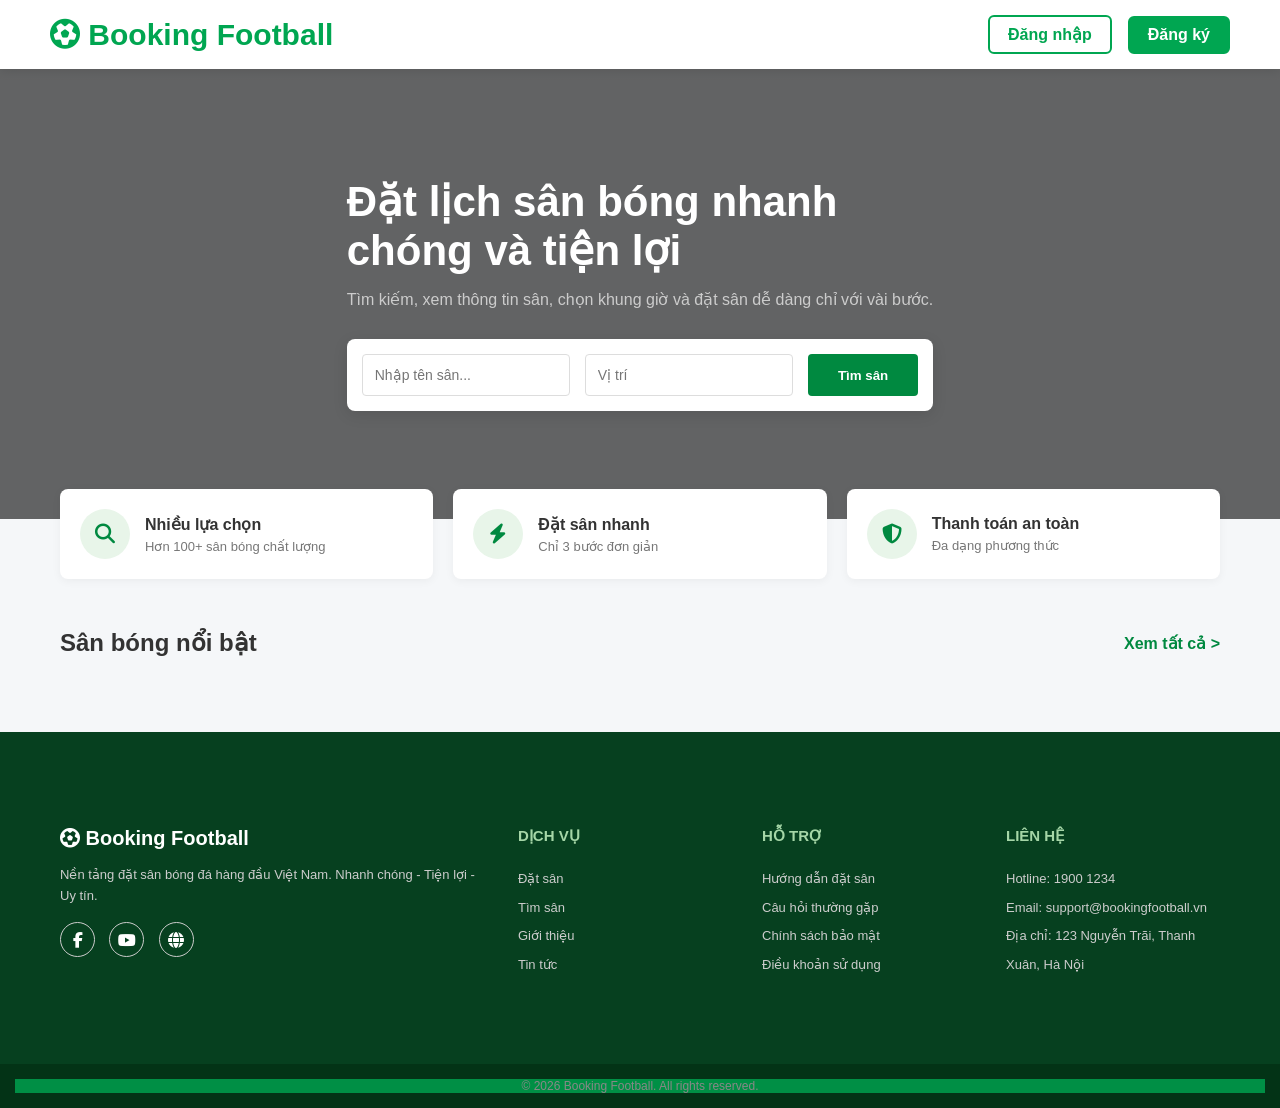
<file: giaodien/index.html>
<!doctype html>
<html lang="vi">
  <head>
    <meta charset="UTF-8" />
    <meta name="viewport" content="width=device-width, initial-scale=1.0" />
    <title>Trang Chủ - Đặt Sân Bóng</title>

    <link
      rel="stylesheet"
      href="https://cdnjs.cloudflare.com/ajax/libs/font-awesome/6.5.1/css/all.min.css"
    />

    <link rel="stylesheet" href="../dinhdang/style.css" />
    <link rel="stylesheet" href="../dinhdang/style2.css" />
  </head>

  <body>
    <header
      style="
        display: flex;
        justify-content: space-between;
        align-items: center;
        padding: 15px 50px;
        background-color: white;
        box-shadow: 0 2px 10px rgba(0, 0, 0, 0.1);
      "
    >
      <div class="logo">
        <h2 style="color: #00a651; margin: 0">
          <i class="fas fa-futbol"></i> Booking Football
        </h2>
      </div>

      <div class="auth-buttons" id="auth-buttons">
        <a href="dangnhap.html" class="btn-login">Đăng nhập</a>
        <a href="dangky.html" class="btn-register">Đăng ký</a>
      </div>
    </header>

    <div class="hero-section">
      <div class="container hero-content">
        <h1 class="hero-title">
          Đặt lịch sân bóng nhanh<br />chóng và tiện lợi
        </h1>

        <p class="hero-subtitle">
          Tìm kiếm, xem thông tin sân, chọn khung giờ và đặt sân dễ dàng chỉ với
          vài bước.
        </p>

        <div class="search-box">
          <input
            type="text"
            id="input-name"
            placeholder="Nhập tên sân..."
            class="search-input"
          />
          <input
            type="text"
            id="input-address"
            placeholder="Vị trí"
            class="search-input"
          />
          <button id="btn-search" class="btn-search">Tìm sân</button>
        </div>
      </div>
    </div>

    <div class="container">
      <div class="features-row">
        <div class="feature-box">
          <div class="feature-icon"><i class="fas fa-search"></i></div>
          <div>
            <strong>Nhiều lựa chọn</strong>
            <p>Hơn 100+ sân bóng chất lượng</p>
          </div>
        </div>

        <div class="feature-box">
          <div class="feature-icon"><i class="fas fa-bolt"></i></div>
          <div>
            <strong>Đặt sân nhanh</strong>
            <p>Chỉ 3 bước đơn giản</p>
          </div>
        </div>

        <div class="feature-box">
          <div class="feature-icon"><i class="fas fa-shield-alt"></i></div>
          <div>
            <strong>Thanh toán an toàn</strong>
            <p>Đa dạng phương thức</p>
          </div>
        </div>
      </div>

      <div class="section-header">
        <h2>Sân bóng nổi bật</h2>
        <a href="#" class="view-all">Xem tất cả ></a>
      </div>

      <div class="pitch-grid" id="field-list"></div>
    </div>

    

    <footer class="site-footer">
      <div class="container footer-grid">
        <div>
          <h3><i class="fas fa-futbol"></i> Booking Football</h3>
          <p>
            Nền tảng đặt sân bóng đá hàng đầu Việt Nam. Nhanh chóng - Tiện lợi -
            Uy tín.
          </p>
          <div class="social-icons">
            <i class="fab fa-facebook-f"></i>
            <i class="fab fa-youtube"></i>
            <i class="fas fa-globe"></i>
          </div>
        </div>

        <div>
          <h4>DỊCH VỤ</h4>
          <ul>
            <li>Đặt sân</li>
            <li>Tìm sân</li>
            <li>Giới thiệu</li>
            <li>Tin tức</li>
          </ul>
        </div>

        <div>
          <h4>HỖ TRỢ</h4>
          <ul>
            <li>Hướng dẫn đặt sân</li>
            <li>Câu hỏi thường gặp</li>
            <li>Chính sách bảo mật</li>
            <li>Điều khoản sử dụng</li>
          </ul>
        </div>

        <div>
          <h4>LIÊN HỆ</h4>
          <ul>
            <li>Hotline: 1900 1234</li>
            <li>Email: support@bookingfootball.vn</li>
            <li>Địa chỉ: 123 Nguyễn Trãi, Thanh Xuân, Hà Nội</li>
          </ul>
        </div>
      </div>

      <div class="footer-bottom">
        <p>© 2026 Booking Football. All rights reserved.</p>
      </div>
    </footer>

    <script>
      fetch("http://localhost:8080/api/fields")
        .then((response) => response.json())
        .then((data) => {
          const container = document.getElementById("field-list");
          container.innerHTML = "";

          data.forEach((field) => {
            console.log("FIELD DATA:", field);

            const fieldId = field.fieldId || field.id || field.pitchId;

            const linkAnh =
              field.images && field.images.length > 0
                ? field.images[0].imageUrl
                : "../hinhanh/images (1).jpg";

            const isMaintenance = field.status === false;

            const imgStyle = isMaintenance ? "filter: grayscale(100%);" : "";

            const rating = field.averageRating ? field.averageRating.toFixed(1) : "5.0";

            const badgeHTML = isMaintenance
              ? `
                    <div style="
                        position:absolute;
                        top:10px;
                        right:10px;
                        background-color:#dc3545;
                        color:white;
                        padding:5px 10px;
                        border-radius:5px;
                        font-weight:bold;
                        font-size:12px;
                        z-index:10;
                    ">
                        Bảo trì
                    </div>
                `
              : "";

            const targetLink = isMaintenance
              ? "javascript:void(0)"
              : `../giaodien/datsan.html?id=${fieldId}`;

            const clickEvent = isMaintenance
              ? `onclick="alert('Sân bóng này hiện đang được bảo trì. Vui lòng chọn sân khác!');"`
              : "";

            const cardHTML = `
                <a href="${targetLink}" ${clickEvent}
                    style="text-decoration:none;color:inherit;display:block;position:relative;">

                    <div class="pitch-card">
                        ${badgeHTML}

                        <img src="${linkAnh}"
                            alt="Sân bóng"
                            class="pitch-img"
                            style="${imgStyle}">

                        <div class="pitch-info">
                            <div class="pitch-header">
                                <h3 class="pitch-name">${field.fieldName}</h3>
                              <span class="pitch-rating"><i class="fas fa-star"></i> ${rating}</span>
                            </div>

                            <div class="pitch-footer">
                                <span class="pitch-location">${field.address}</span>

                                <span class="pitch-price"
                                    style="${isMaintenance ? "color:#dc3545;font-weight:bold;" : ""}">
                                    ${isMaintenance ? "Tạm ngưng phục vụ" : "Xem chi tiết"}
                                </span>
                            </div>
                        </div>
                    </div>
                </a>
            `;

            container.insertAdjacentHTML("beforeend", cardHTML);
          });
        })
        .catch((error) => console.error("Lỗi API:", error));
    </script>

    <script src="../hd/timkiem.js"></script>
    <script src="../hd/datsanimage.js"></script>

    <script>
      const authButtons = document.getElementById("auth-buttons");
      const isLogin = localStorage.getItem("isLogin");
      const fullName = localStorage.getItem("fullName");

      if (isLogin === "true") {
        authButtons.innerHTML = `
        <span style="
            font-weight:bold;
            color:#008940;
            margin-right:15px;
        ">
            Xin chào, ${fullName || "người dùng"}
        </span>

        <a href="taikhoan.html" class="btn-account">Tài khoản</a>

        <a href="Quanlidon.html"
            class="btn-register"
            style="background-color:#17a2b8;">
            Lịch sử đặt sân
        </a>

        <button onclick="logout()" class="btn-login">
            Đăng xuất
        </button>
    `;
      }

      function logout() {
        localStorage.removeItem("userId");
        localStorage.removeItem("fullName");
        localStorage.removeItem("phone");
        localStorage.removeItem("isLogin");
        localStorage.removeItem("currentUser");
        localStorage.removeItem("email");
        window.location.href = "dangnhap.html";
      }
    </script>
  </body>
</html>
</file>
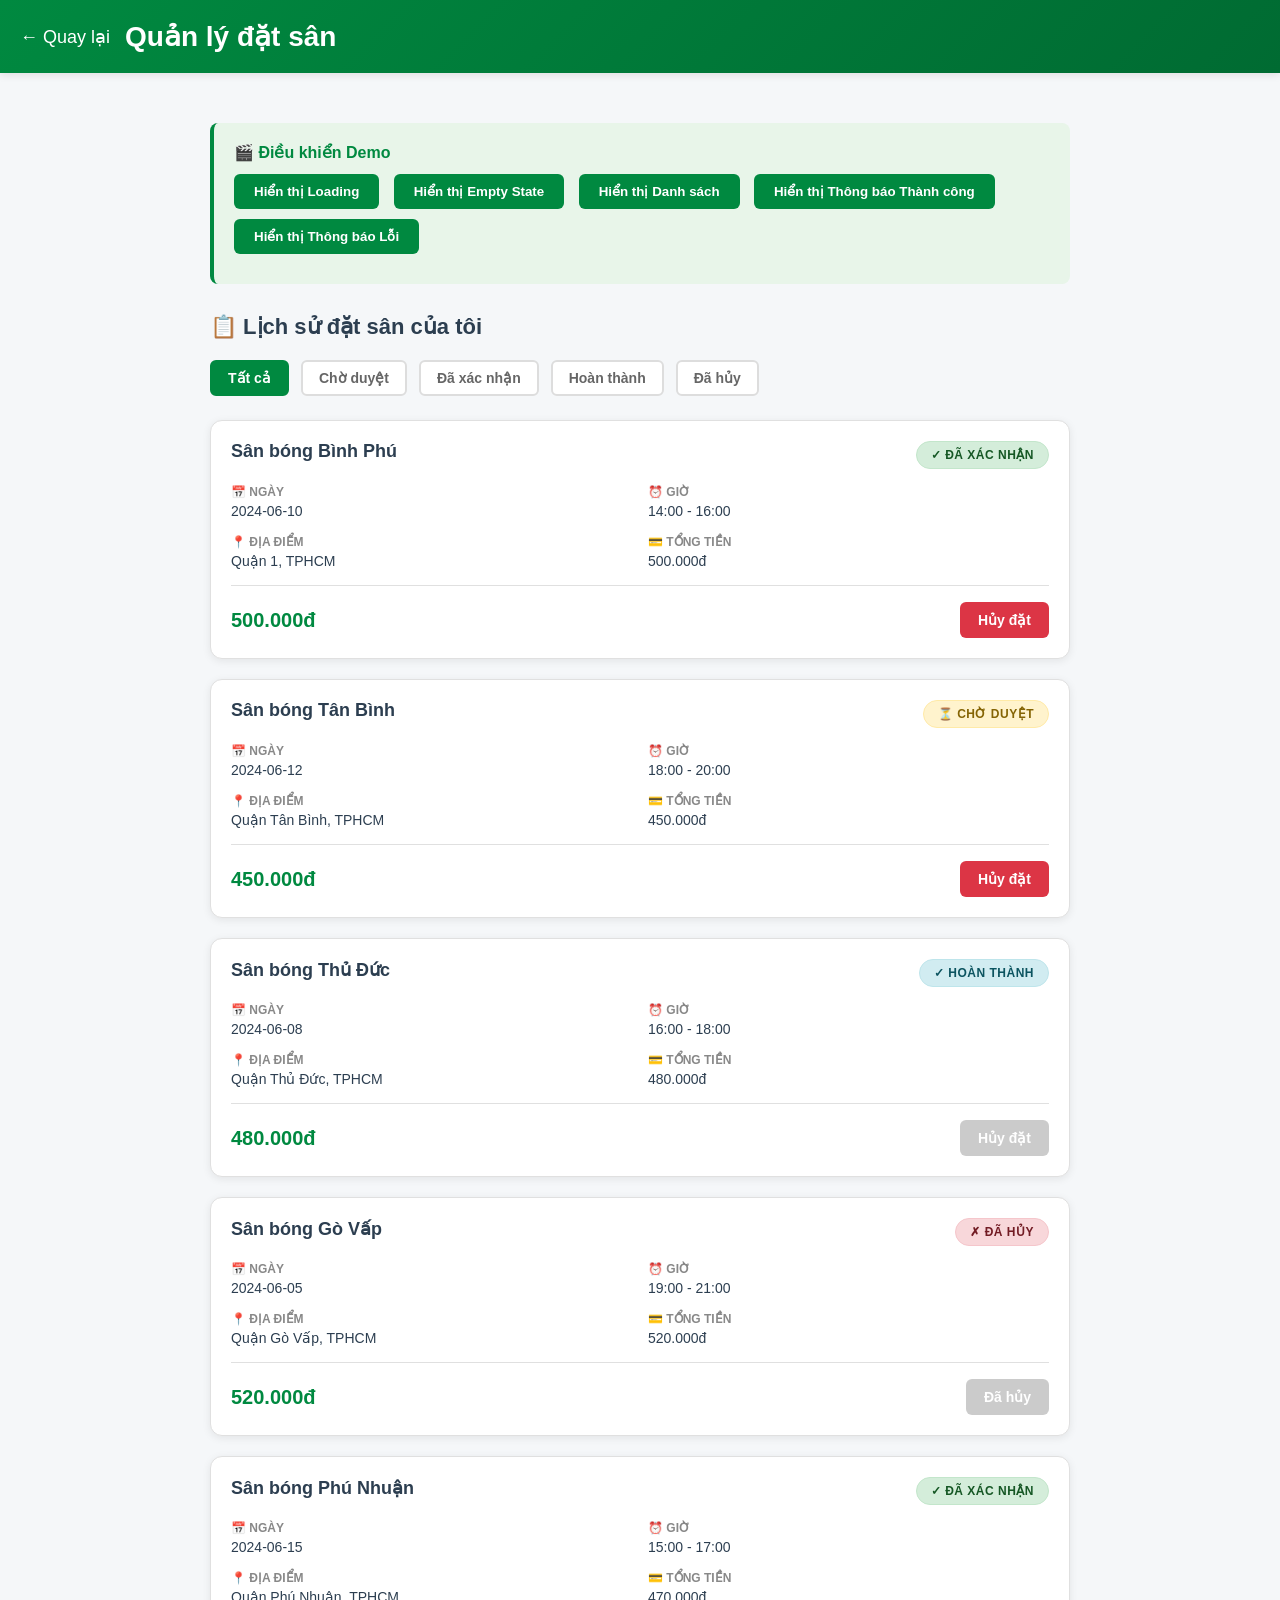
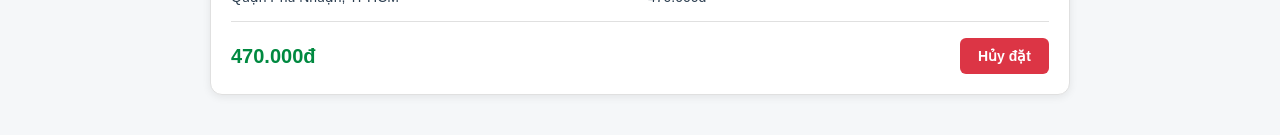
<file: demo/Quanlidon-demo.html>
<!DOCTYPE html>
<html lang="vi">
<head>
    <meta charset="UTF-8">
    <meta name="viewport" content="width=device-width, initial-scale=1.0">
    <title>Quản lý đơn đặt sân - Demo</title>
    <style>
        * {
            margin: 0;
            padding: 0;
            box-sizing: border-box;
        }

        body {
            background-color: #f5f7f9;
            font-family: "Segoe UI", Tahoma, Geneva, Verdana, sans-serif;
        }

        .page-header {
            background: linear-gradient(135deg, #008940 0%, #006b32 100%);
            color: white;
            padding: 20px;
            margin-bottom: 30px;
            display: flex;
            align-items: center;
            gap: 15px;
            box-shadow: 0 2px 8px rgba(0,0,0,0.1);
        }

        .page-header a {
            color: white;
            text-decoration: none;
            font-size: 18px;
            cursor: pointer;
            transition: opacity 0.3s ease;
            display: flex;
            align-items: center;
            gap: 5px;
        }

        .page-header a:hover {
            opacity: 0.8;
        }

        .page-header h1 {
            margin: 0;
            flex: 1;
            font-size: 28px;
            font-weight: 600;
        }

        .container {
            max-width: 900px;
            margin: 0 auto;
            padding: 20px;
        }

        h2 {
            color: #2c3e50;
            margin-bottom: 20px;
            font-size: 22px;
            font-weight: 600;
        }

        .booking-card {
            border: 1px solid #e0e0e0;
            border-radius: 12px;
            padding: 20px;
            margin-bottom: 20px;
            background: white;
            box-shadow: 0 2px 8px rgba(0,0,0,0.08);
            transition: all 0.3s ease;
        }

        .booking-card:hover {
            box-shadow: 0 4px 16px rgba(0,0,0,0.12);
            transform: translateY(-2px);
        }

        .booking-header {
            display: flex;
            justify-content: space-between;
            align-items: flex-start;
            margin-bottom: 16px;
        }

        .booking-title {
            font-size: 18px;
            font-weight: 600;
            color: #2c3e50;
        }

        .booking-details {
            display: grid;
            grid-template-columns: 1fr 1fr;
            gap: 16px;
            margin-bottom: 16px;
            font-size: 14px;
        }

        .detail-item {
            display: flex;
            flex-direction: column;
        }

        .detail-label {
            color: #888;
            font-size: 12px;
            font-weight: 600;
            margin-bottom: 4px;
            text-transform: uppercase;
        }

        .detail-value {
            color: #2c3e50;
            font-weight: 500;
        }

        .status {
            font-weight: 600;
            padding: 6px 14px;
            border-radius: 20px;
            display: inline-block;
            font-size: 12px;
            text-transform: uppercase;
            letter-spacing: 0.5px;
        }

        .status.pending {
            background: #fff3cd;
            color: #856404;
            border: 1px solid #ffeaa7;
        }

        .status.confirmed {
            background: #d4edda;
            color: #155724;
            border: 1px solid #c3e6cb;
        }

        .status.cancelled {
            background: #f8d7da;
            color: #721c24;
            border: 1px solid #f5c6cb;
        }

        .status.completed {
            background: #d1ecf1;
            color: #0c5460;
            border: 1px solid #bee5eb;
        }

        .status.no_show {
            background: #e2e3e5;
            color: #383d41;
            border: 1px solid #d6d8db;
        }

        .booking-footer {
            display: flex;
            justify-content: space-between;
            align-items: center;
            padding-top: 16px;
            border-top: 1px solid #e0e0e0;
        }

        .booking-price {
            font-size: 20px;
            font-weight: 700;
            color: #008940;
        }

        .btn-cancel {
            background-color: #dc3545;
            color: white;
            border: none;
            padding: 10px 18px;
            border-radius: 6px;
            cursor: pointer;
            font-size: 14px;
            font-weight: 600;
            transition: all 0.3s ease;
        }

        .btn-cancel:hover:not(:disabled) {
            background-color: #c82333;
            box-shadow: 0 2px 8px rgba(220, 53, 69, 0.3);
        }

        .btn-cancel:disabled {
            background-color: #aaa;
            cursor: not-allowed;
            opacity: 0.6;
        }

        #message {
            color: #d32f2f;
            margin-top: 20px;
            padding: 16px;
            background: #ffebee;
            border-radius: 8px;
            display: none;
            border-left: 4px solid #d32f2f;
            font-weight: 500;
        }

        #message.success {
            color: #155724;
            background: #d4edda;
            border-left-color: #28a745;
        }

        .empty-state {
            text-align: center;
            padding: 60px 40px;
            color: #888;
            background: white;
            border-radius: 12px;
            border: 2px dashed #ddd;
        }

        .empty-state-icon {
            font-size: 48px;
            margin-bottom: 16px;
        }

        .empty-state-text {
            font-size: 16px;
            font-weight: 500;
            margin-bottom: 8px;
        }

        .empty-state-subtext {
            font-size: 14px;
            color: #aaa;
        }

        .loading {
            text-align: center;
            padding: 40px 20px;
        }

        .loading-spinner {
            display: inline-block;
            width: 40px;
            height: 40px;
            border: 4px solid #f0f0f0;
            border-top: 4px solid #008940;
            border-radius: 50%;
            animation: spin 1s linear infinite;
            margin-bottom: 16px;
        }

        @keyframes spin {
            0% { transform: rotate(0deg); }
            100% { transform: rotate(360deg); }
        }

        .loading-text {
            color: #008940;
            font-weight: 600;
            font-size: 16px;
        }

        .filter-section {
            display: flex;
            gap: 12px;
            margin-bottom: 24px;
            flex-wrap: wrap;
        }

        .filter-btn {
            padding: 8px 16px;
            border: 2px solid #ddd;
            background: white;
            border-radius: 6px;
            cursor: pointer;
            font-size: 14px;
            font-weight: 600;
            transition: all 0.3s ease;
            color: #666;
        }

        .filter-btn:hover {
            border-color: #008940;
            color: #008940;
        }

        .filter-btn.active {
            background: #008940;
            color: white;
            border-color: #008940;
        }

        .demo-controls {
            background: #e8f5e9;
            padding: 20px;
            border-radius: 8px;
            margin-bottom: 30px;
            border-left: 4px solid #008940;
        }

        .demo-controls h3 {
            color: #008940;
            margin-bottom: 12px;
            font-size: 16px;
        }

        .demo-controls button {
            background: #008940;
            color: white;
            border: none;
            padding: 10px 20px;
            border-radius: 6px;
            cursor: pointer;
            font-weight: 600;
            margin-right: 10px;
            margin-bottom: 10px;
            transition: background 0.3s ease;
        }

        .demo-controls button:hover {
            background: #006b32;
        }

        @media (max-width: 768px) {
            .page-header {
                flex-direction: column;
                align-items: flex-start;
            }

            .page-header h1 {
                width: 100%;
                margin-top: 10px;
            }

            .booking-details {
                grid-template-columns: 1fr;
            }

            .booking-footer {
                flex-direction: column;
                align-items: flex-start;
                gap: 12px;
            }

            .container {
                padding: 12px;
            }
        }
    </style>
</head>
<body>
    <div class="page-header">
        <a href="javascript:history.back()">← Quay lại</a>
        <h1>Quản lý đặt sân</h1>
    </div>
    
    <div class="container">
        <div class="demo-controls">
            <h3>🎬 Điều khiển Demo</h3>
            <button onclick="showLoadingState()">Hiển thị Loading</button>
            <button onclick="showEmptyState()">Hiển thị Empty State</button>
            <button onclick="showBookings()">Hiển thị Danh sách</button>
            <button onclick="showSuccessMessage()">Hiển thị Thông báo Thành công</button>
            <button onclick="showErrorMessage()">Hiển thị Thông báo Lỗi</button>
        </div>

        <h2>📋 Lịch sử đặt sân của tôi</h2>
        
        <div class="filter-section" id="filterSection">
            <button class="filter-btn active" onclick="filterBookings('all')">Tất cả</button>
            <button class="filter-btn" onclick="filterBookings('pending')">Chờ duyệt</button>
            <button class="filter-btn" onclick="filterBookings('confirmed')">Đã xác nhận</button>
            <button class="filter-btn" onclick="filterBookings('completed')">Hoàn thành</button>
            <button class="filter-btn" onclick="filterBookings('cancelled')">Đã hủy</button>
        </div>

        <div id="loading" class="loading" style="display: none;">
            <div class="loading-spinner"></div>
            <div class="loading-text">Đang tải dữ liệu...</div>
        </div>

        <div id="bookingList"></div>

        <div id="emptyState" class="empty-state" style="display: none;">
            <div class="empty-state-icon">📭</div>
            <div class="empty-state-text">Chưa có đặt sân nào</div>
            <div class="empty-state-subtext">Hãy đặt sân để bắt đầu</div>
        </div>

        <div id="message"></div>
    </div>

    <script>
        const sampleBookings = [
            {
                id: 1,
                name: "Sân bóng Bình Phú",
                time: "14:00 - 16:00",
                date: "2024-06-10",
                status: "confirmed",
                price: 500000,
                location: "Quận 1, TPHCM"
            },
            {
                id: 2,
                name: "Sân bóng Tân Bình",
                time: "18:00 - 20:00",
                date: "2024-06-12",
                status: "pending",
                price: 450000,
                location: "Quận Tân Bình, TPHCM"
            },
            {
                id: 3,
                name: "Sân bóng Thủ Đức",
                time: "16:00 - 18:00",
                date: "2024-06-08",
                status: "completed",
                price: 480000,
                location: "Quận Thủ Đức, TPHCM"
            },
            {
                id: 4,
                name: "Sân bóng Gò Vấp",
                time: "19:00 - 21:00",
                date: "2024-06-05",
                status: "cancelled",
                price: 520000,
                location: "Quận Gò Vấp, TPHCM"
            },
            {
                id: 5,
                name: "Sân bóng Phú Nhuận",
                time: "15:00 - 17:00",
                date: "2024-06-15",
                status: "confirmed",
                price: 470000,
                location: "Quận Phú Nhuận, TPHCM"
            }
        ];

        function renderBookings(bookings = sampleBookings) {
            const bookingList = document.getElementById('bookingList');
            if (bookings.length === 0) {
                showEmptyState();
                return;
            }

            bookingList.innerHTML = bookings.map(booking => `
                <div class="booking-card">
                    <div class="booking-header">
                        <div class="booking-title">${booking.name}</div>
                        <span class="status ${booking.status}">${getStatusLabel(booking.status)}</span>
                    </div>
                    <div class="booking-details">
                        <div class="detail-item">
                            <span class="detail-label">📅 Ngày</span>
                            <span class="detail-value">${booking.date}</span>
                        </div>
                        <div class="detail-item">
                            <span class="detail-label">⏰ Giờ</span>
                            <span class="detail-value">${booking.time}</span>
                        </div>
                        <div class="detail-item">
                            <span class="detail-label">📍 Địa điểm</span>
                            <span class="detail-value">${booking.location}</span>
                        </div>
                        <div class="detail-item">
                            <span class="detail-label">💳 Tổng tiền</span>
                            <span class="detail-value">${booking.price.toLocaleString('vi-VN')}đ</span>
                        </div>
                    </div>
                    <div class="booking-footer">
                        <div class="booking-price">${booking.price.toLocaleString('vi-VN')}đ</div>
                        <button class="btn-cancel" ${booking.status !== 'pending' && booking.status !== 'confirmed' ? 'disabled' : ''}>
                            ${booking.status === 'cancelled' ? 'Đã hủy' : 'Hủy đặt'}
                        </button>
                    </div>
                </div>
            `).join('');
            document.getElementById('emptyState').style.display = 'none';
            document.getElementById('message').style.display = 'none';
        }

        function getStatusLabel(status) {
            const labels = {
                pending: '⏳ Chờ duyệt',
                confirmed: '✓ Đã xác nhận',
                cancelled: '✗ Đã hủy',
                completed: '✓ Hoàn thành',
                no_show: '⊘ Không đến'
            };
            return labels[status] || status;
        }

        function showLoadingState() {
            document.getElementById('loading').style.display = 'block';
            document.getElementById('bookingList').innerHTML = '';
            document.getElementById('emptyState').style.display = 'none';
            document.getElementById('message').style.display = 'none';
            document.getElementById('filterSection').style.display = 'flex';
        }

        function showEmptyState() {
            document.getElementById('loading').style.display = 'none';
            document.getElementById('bookingList').innerHTML = '';
            document.getElementById('emptyState').style.display = 'block';
            document.getElementById('message').style.display = 'none';
            document.getElementById('filterSection').style.display = 'none';
        }

        function showBookings() {
            document.getElementById('loading').style.display = 'none';
            document.getElementById('emptyState').style.display = 'none';
            document.getElementById('message').style.display = 'none';
            document.getElementById('filterSection').style.display = 'flex';
            renderBookings();
        }

        function showSuccessMessage() {
            showBookings();
            const messageEl = document.getElementById('message');
            messageEl.textContent = '✓ Hủy đặt sân thành công!';
            messageEl.classList.add('success');
            messageEl.style.display = 'block';
        }

        function showErrorMessage() {
            showBookings();
            const messageEl = document.getElementById('message');
            messageEl.textContent = '✗ Không thể hủy đặt sân. Vui lòng thử lại!';
            messageEl.classList.remove('success');
            messageEl.style.display = 'block';
        }

        function filterBookings(status) {
            const filterBtns = document.querySelectorAll('.filter-btn');
            filterBtns.forEach(btn => btn.classList.remove('active'));
            event.target.classList.add('active');
            
            if (status === 'all') {
                renderBookings(sampleBookings);
            } else {
                const filtered = sampleBookings.filter(b => b.status === status);
                renderBookings(filtered);
            }
        }

        // Initial load
        window.addEventListener('load', function() {
            showBookings();
        });
    </script>
</body>
</html>
</file>
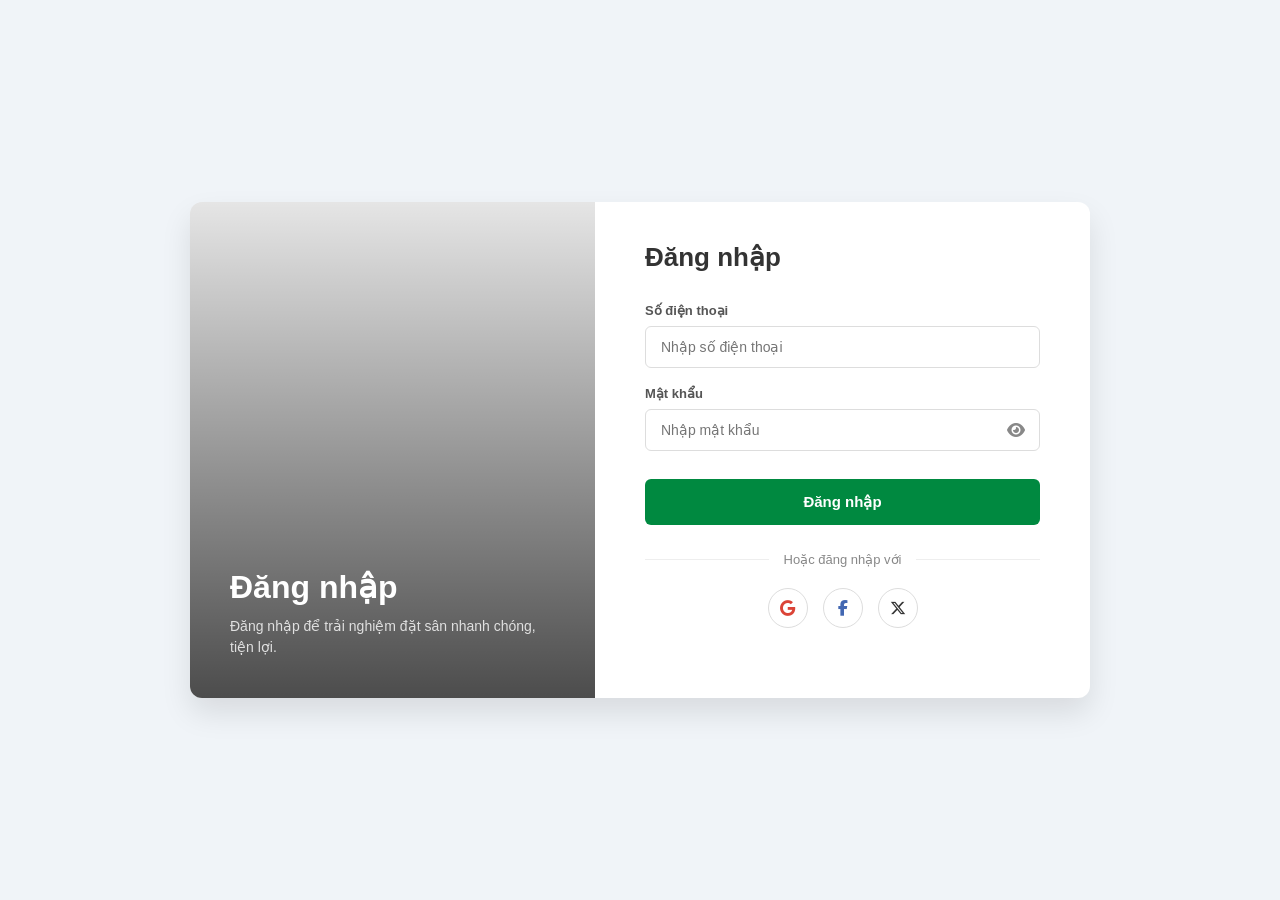
<file: giaodien/admin_index.html>
<!doctype html>
<html lang="vi">
  <head>
    <meta charset="UTF-8" />
    <meta name="viewport" content="width=device-width, initial-scale=1.0" />
    <title>Trang Quản Trị - Booking Football</title>
    <link rel="stylesheet" href="https://cdnjs.cloudflare.com/ajax/libs/font-awesome/6.5.1/css/all.min.css"/>
    <link rel="stylesheet" href="../dinhdang/style.css" />
    <link rel="stylesheet" href="../dinhdang/style2.css">
    <link rel="stylesheet" href="../dinhdang/style4.css" />
  </head>
  <body>
    <header class="admin-header">
      <div class="logo">
        <h2 style="color: #00a651; margin: 0"><i class="fas fa-user-shield"></i> Admin Dashboard</h2>
      </div>    

      <div class="auth-buttons">
        <span style="margin-right: 20px; font-weight: bold; color: #333;" id="adminName">Đang tải...</span>
        <button onclick="logout()" class="btn-logout">Đăng xuất</button>
      </div>
    </header>

    <div class="hero-section admin-hero">
      <div class="container hero-content">
        <h1 class="hero-title">Hệ Thống Quản Trị Sân Bóng</h1>
        <p class="hero-subtitle">Thêm, sửa, xóa thông tin sân và quản lý toàn bộ đơn đặt sân của khách hàng.</p>
      </div>
    </div>

    <div class="container">
      <div class="features-row" style="margin-top: 30px;">
        <div class="feature-box" style="cursor: pointer; background-color: #e8f5e9;">
          <div class="feature-icon" style="color: #00a651;"><i class="fas fa-futbol"></i></div>
          <div>
            <strong>Quản lý sân bóng</strong>
            <p>Sân đang hoạt động</p>
          </div>
        </div>
        <a href="admin_quanlydon.html" style="text-decoration: none; color: inherit;" class="feature-box">
          <div class="feature-icon" style="color: #17a2b8;"><i class="fas fa-clipboard-list"></i></div>
          <div>
            <strong>Quản lý đơn đặt</strong>
            <p>Xử lý giao dịch khách hàng</p>
          </div>
        </a>
      </div>

      <div class="section-header" style="margin-top: 40px;">
        <h2>Danh sách sân bóng</h2>
        <a href="admin_themsan.html" class="btn-admin-action btn-add-new"><i class="fas fa-plus"></i> Thêm sân mới</a>
      </div>

      <div class="pitch-grid" id="admin-field-list"></div>
    </div>

    <script src="../hd/admin_index.js"></script>
  </body>
</html>
</file>
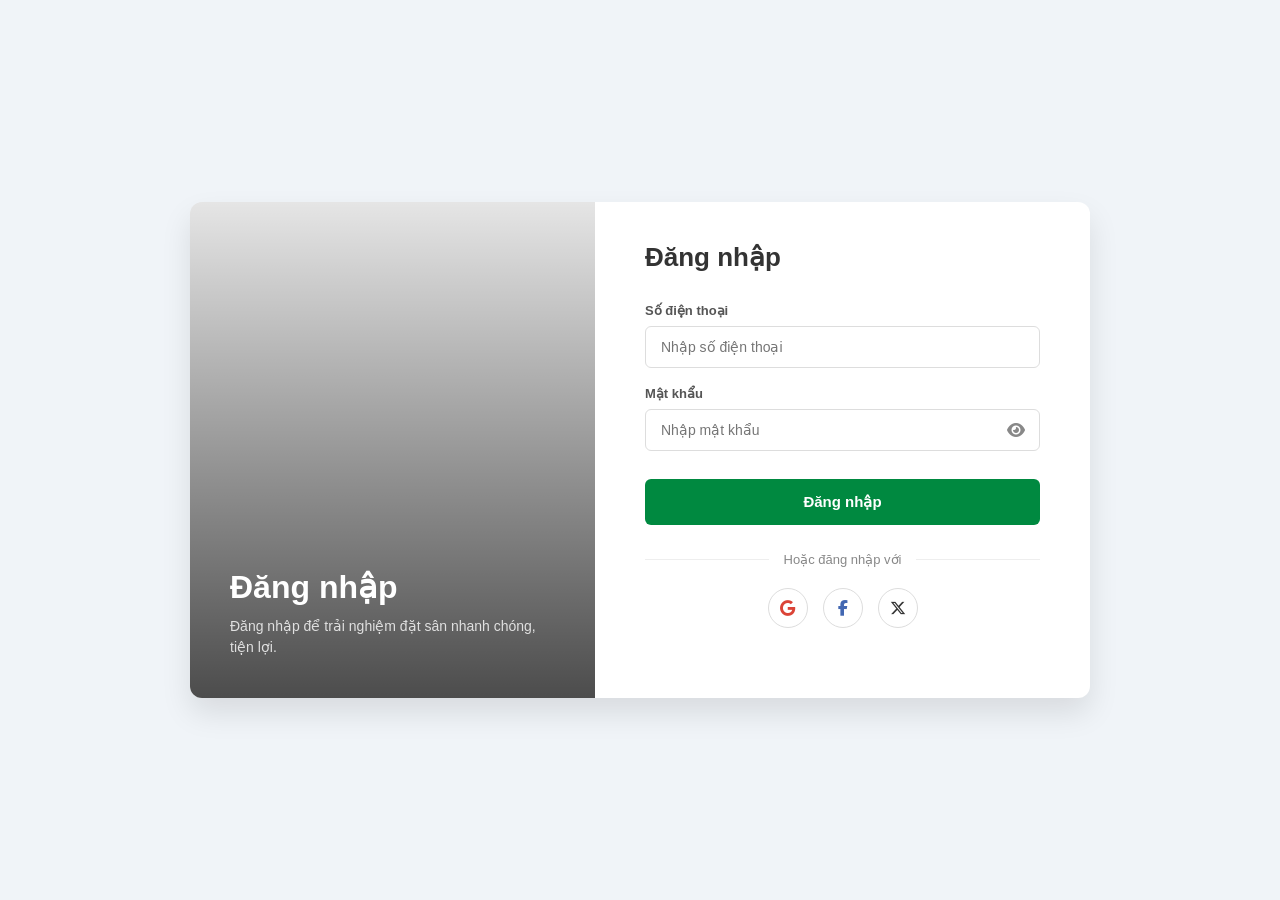
<file: giaodien/admin_quanlydon.html>
<!doctype html>
<html lang="vi">
  <head>
    <meta charset="UTF-8" />
    <meta name="viewport" content="width=device-width, initial-scale=1.0" />
    <title>Quản Lý Đơn Đặt - Admin Dashboard</title>
    <link rel="stylesheet" href="https://cdnjs.cloudflare.com/ajax/libs/font-awesome/6.5.1/css/all.min.css"/>
    <link rel="stylesheet" href="../dinhdang/style.css" />
    <link rel="stylesheet" href="../dinhdang/style2.css" />
    <link rel="stylesheet" href="../dinhdang/style4.css" />
    <style>
        .admin-table-container { background: white; padding: 20px; border-radius: 8px; box-shadow: 0 2px 10px rgba(0,0,0,0.1); margin-top: 20px; overflow-x: auto;}
        table { width: 100%; border-collapse: collapse; min-width: 800px; }
        th, td { padding: 12px 15px; text-align: left; border-bottom: 1px solid #ddd; }
        th { background-color: #f8f9fa; font-weight: bold; color: #333; }
        tr:hover { background-color: #f1f1f1; }
        .badge { padding: 5px 10px; border-radius: 20px; font-size: 12px; font-weight: bold; color: white; }
        .badge-pending { background-color: #ffc107; color: #000; }
        .badge-confirmed { background-color: #28a745; }
        .badge-cancelled { background-color: #dc3545; }
        .btn-action { padding: 6px 10px; border: none; border-radius: 4px; cursor: pointer; color: white; margin-right: 5px; font-size: 13px;}
        .btn-approve { background-color: #28a745; }
        .btn-cancel { background-color: #dc3545; }
    </style>
  </head>
  <body style="background-color: #f4f6f9;">
    
    <header class="admin-header">
      <div class="logo">
        <h2 style="color: #00a651; margin: 0"><i class="fas fa-clipboard-list"></i> Quản Lý Đơn Đặt Sân</h2>
      </div>
      <div class="auth-buttons">
        <a href="admin_index.html" style="margin-right: 20px; text-decoration: none; color: #333; font-weight: bold;"><i class="fas fa-home"></i> Trang Chủ Admin</a>
        <button onclick="logout()" class="btn-logout">Đăng xuất</button>
      </div>
    </header>

    <div class="container">
        <div class="admin-table-container">
            <table>
                <thead>
                    <tr>
                        <th>Mã Đơn</th>
                        <th>Khách Hàng</th>
                        <th>Sân Bóng</th>
                        <th>Ngày Đặt</th>
                        <th>Tổng Tiền</th>
                        <th>Trạng Thái</th>
                        <th>Thao Tác</th>
                    </tr>
                </thead>
                <tbody id="booking-list">
                    <tr>
                        <td colspan="7" style="text-align: center;">Đang tải dữ liệu...</td>
                    </tr>
                </tbody>
            </table>
        </div>
    </div>

    <script src="../hd/admin_quanlydon.js"></script>
  </body>
</html>
</file>
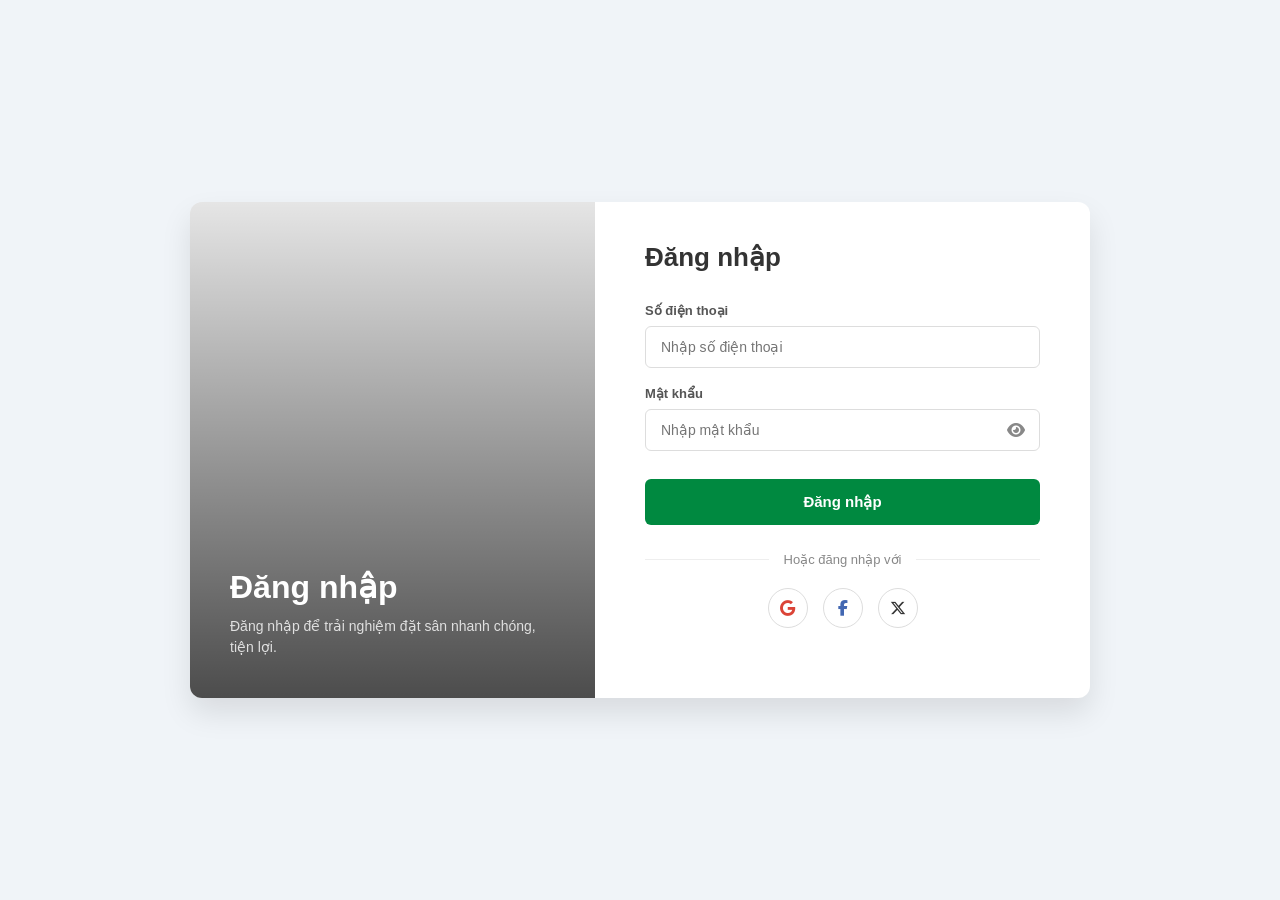
<file: giaodien/admin_suasan.html>
<!doctype html>
<html lang="vi">
  <head>
    <meta charset="UTF-8" />
    <title>Cập Nhật Sân Bóng - Admin Dashboard</title>
    <link rel="stylesheet" href="https://cdnjs.cloudflare.com/ajax/libs/font-awesome/6.5.1/css/all.min.css"/>
    <link rel="stylesheet" href="../dinhdang/style.css" />
    <link rel="stylesheet" href="../dinhdang/style2.css" />
    <link rel="stylesheet" href="../dinhdang/style4.css" />
    <style>
        .admin-form-container { max-width: 800px; margin: 40px auto; background: white; padding: 30px; border-radius: 8px; box-shadow: 0 4px 15px rgba(0,0,0,0.1); }
        .form-group { margin-bottom: 20px; }
        .form-group label { display: block; font-weight: bold; margin-bottom: 8px; }
        .form-control { width: 100%; padding: 10px; border: 1px solid #ccc; border-radius: 4px; }
        .btn-submit-form { background-color: #ffc107; color: #000; padding: 12px 25px; border: none; border-radius: 4px; font-weight: bold; cursor: pointer; width: 100%; }
        .back-link { display: inline-block; margin-bottom: 20px; color: #666; text-decoration: none; font-weight: bold; }
    </style>
  </head>
  <body style="background-color: #f4f6f9;">
    
    <header class="admin-header">
      <div class="logo">
        <h2 style="color: #ffc107; margin: 0"><i class="fas fa-edit"></i> Cập Nhật Sân Bóng</h2>
      </div>
    </header>

    <div class="container">
        <div class="admin-form-container">
            <a href="admin_index.html" class="back-link"><i class="fas fa-arrow-left"></i> Quay lại danh sách</a>
            
            <form id="editFieldForm">
                <div class="form-group">
                    <label>Tên sân bóng</label>
                    <input type="text" id="fieldName" class="form-control" required>
                </div>

                <div class="form-group">
                    <label>Địa chỉ</label>
                    <input type="text" id="address" class="form-control" required>
                </div>

                <div class="form-group">
                    <label>Mô tả chi tiết</label>
                    <textarea id="description" class="form-control" style="min-height: 100px;"></textarea>
                </div>

                <button type="submit" class="btn-submit-form"><i class="fas fa-save"></i> Lưu Thay Đổi</button>
            </form>
        </div>
    </div>

    <script src="../hd/admin_suasan.js"></script>
  </body>
</html>
</file>
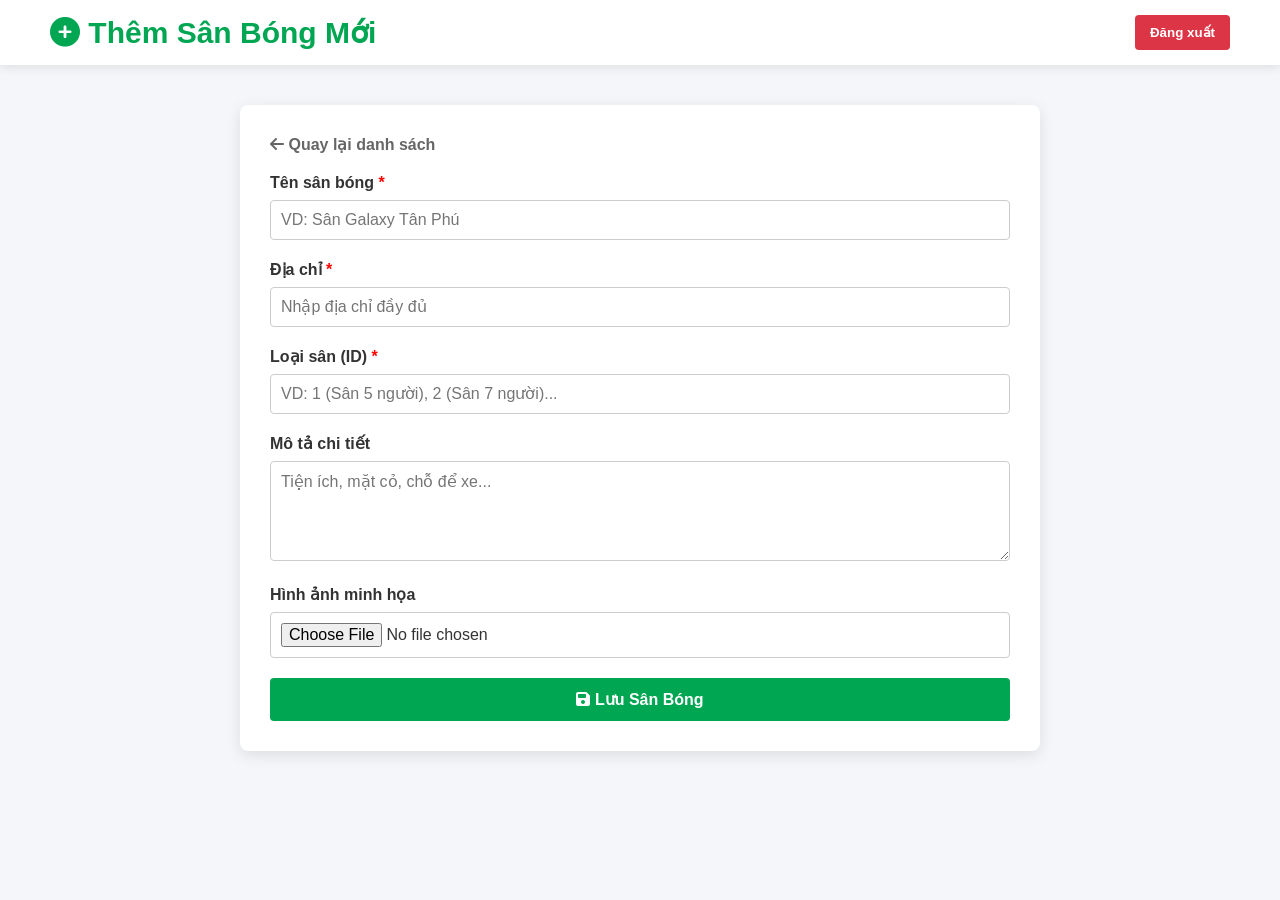
<file: giaodien/admin_themsan.html>
<!doctype html>
<html lang="vi">
  <head>
    <meta charset="UTF-8" />
    <meta name="viewport" content="width=device-width, initial-scale=1.0" />
    <title>Thêm Sân Mới - Admin Dashboard</title>
    <link rel="stylesheet" href="https://cdnjs.cloudflare.com/ajax/libs/font-awesome/6.5.1/css/all.min.css"/>
    <link rel="stylesheet" href="../dinhdang/style.css" />
    <link rel="stylesheet" href="../dinhdang/style2.css" />
    <link rel="stylesheet" href="../dinhdang/style4.css" />
    <style>
        /* CSS viết tạm ở đây cho form đẹp, bạn có thể chuyển sang style4.css sau */
        .admin-form-container { max-width: 800px; margin: 40px auto; background: white; padding: 30px; border-radius: 8px; box-shadow: 0 4px 15px rgba(0,0,0,0.1); }
        .form-group { margin-bottom: 20px; }
        .form-group label { display: block; font-weight: bold; margin-bottom: 8px; color: #333; }
        .form-control { width: 100%; padding: 10px; border: 1px solid #ccc; border-radius: 4px; font-size: 16px; }
        .form-control:focus { border-color: #00a651; outline: none; }
        textarea.form-control { resize: vertical; min-height: 100px; }
        .btn-submit-form { background-color: #00a651; color: white; padding: 12px 25px; border: none; border-radius: 4px; font-size: 16px; font-weight: bold; cursor: pointer; width: 100%; }
        .btn-submit-form:hover { background-color: #008f45; }
        .back-link { display: inline-block; margin-bottom: 20px; color: #666; text-decoration: none; font-weight: bold; }
        .back-link:hover { color: #00a651; }
    </style>
  </head>
  <body style="background-color: #f4f6f9;">
    
    <header class="admin-header">
      <div class="logo">
        <h2 style="color: #00a651; margin: 0"><i class="fas fa-plus-circle"></i> Thêm Sân Bóng Mới</h2>
      </div>
      <div class="auth-buttons">
        <button onclick="logout()" class="btn-logout">Đăng xuất</button>
      </div>
    </header>

    <div class="container">
        <div class="admin-form-container">
            <a href="admin_index.html" class="back-link"><i class="fas fa-arrow-left"></i> Quay lại danh sách</a>
            
            <form id="addFieldForm">
                <div class="form-group">
                    <label>Tên sân bóng <span style="color:red">*</span></label>
                    <input type="text" id="fieldName" class="form-control" placeholder="VD: Sân Galaxy Tân Phú" required>
                </div>

                <div class="form-group">
                    <label>Địa chỉ <span style="color:red">*</span></label>
                    <input type="text" id="address" class="form-control" placeholder="Nhập địa chỉ đầy đủ" required>
                </div>

                <div class="form-group">
                    <label>Loại sân (ID) <span style="color:red">*</span></label>
                    <input type="number" id="fieldTypeId" class="form-control" placeholder="VD: 1 (Sân 5 người), 2 (Sân 7 người)..." required>
                </div>

                <div class="form-group">
                    <label>Mô tả chi tiết</label>
                    <textarea id="description" class="form-control" placeholder="Tiện ích, mặt cỏ, chỗ để xe..."></textarea>
                </div>
                <div class="form-group">
                    <label>Hình ảnh minh họa</label>
                    <input type="file" id="imageFile" class="form-control" accept="image/*">
                </div>
                <button type="submit" class="btn-submit-form"><i class="fas fa-save"></i> Lưu Sân Bóng</button>
            </form>
        </div>
    </div>


    <script src="../hd/admin_themsan.js"></script>
  </body>
</html>
</file>
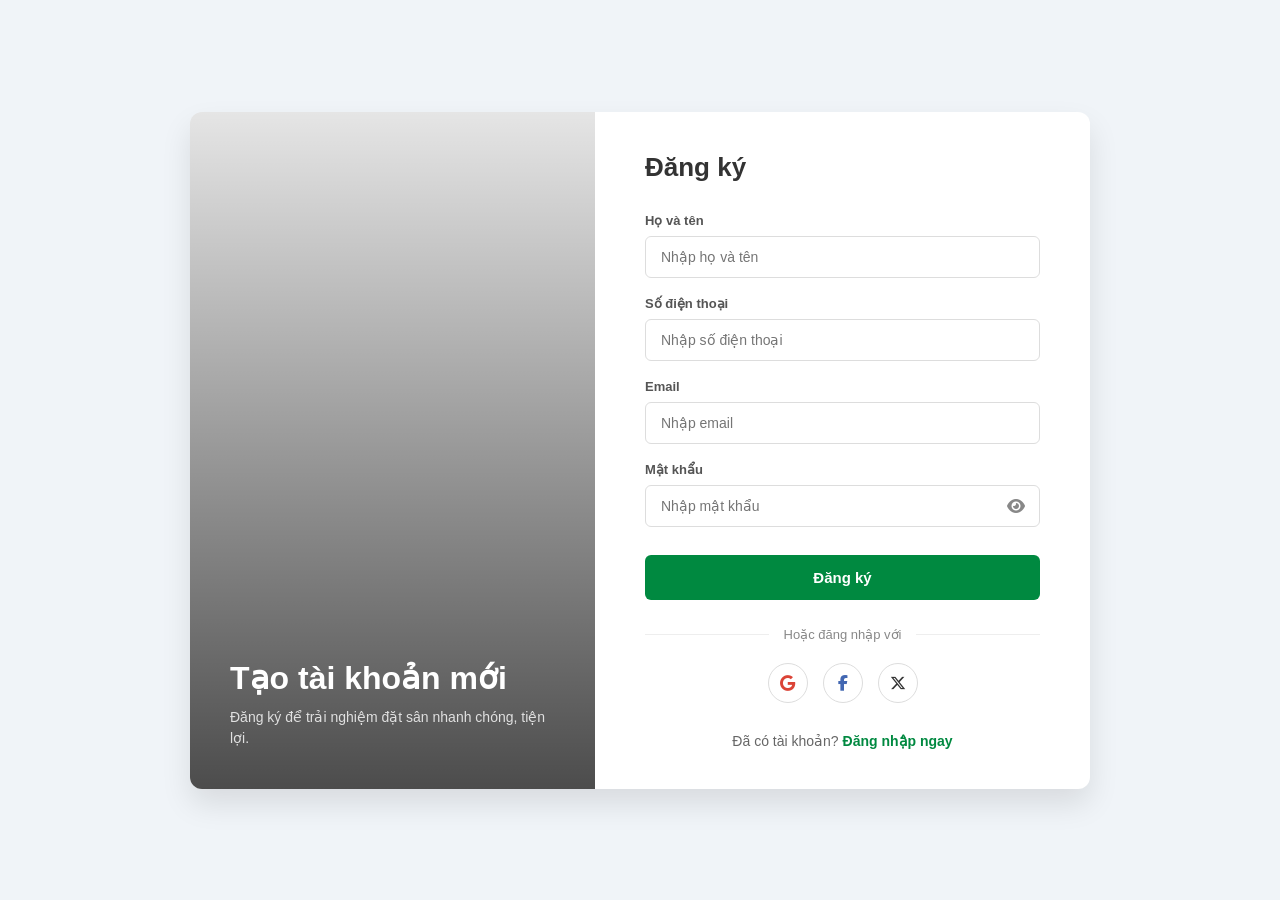
<file: giaodien/dangky.html>
<!DOCTYPE html>
<html lang="vi">
<head>
    <meta charset="UTF-8">
    <meta name="viewport" content="width=device-width, initial-scale=1.0">
    <title>Đăng Ký - Booking Football</title>
    <link rel="stylesheet" href="https://cdnjs.cloudflare.com/ajax/libs/font-awesome/6.5.1/css/all.min.css">
    <link rel="stylesheet" href="../dinhdang/style.css">
    <link rel="stylesheet" href="../dinhdang/style_athur.css">
</head>
<body class="auth-page">

    <div class="auth-wrapper">
        <div class="auth-card">
            
            <div class="auth-left">
                <div class="auth-left-content">
                    <h2>Tạo tài khoản mới</h2>
                    <p>Đăng ký để trải nghiệm đặt sân nhanh chóng, tiện lợi.</p>
                </div>
            </div>

            <div class="auth-right">
                <h2 class="auth-title">Đăng ký</h2>

                <form id="registerForm">
                    <div class="input-group">
                        <label>Họ và tên</label>
                        <input type="text" id="hoTen" placeholder="Nhập họ và tên" required>
                    </div>

                    <div class="input-group">
                        <label>Số điện thoại</label>
                        <input type="text" id="soDienThoai" placeholder="Nhập số điện thoại" required>
                    </div>

                    <div class="input-group">
                        <label>Email</label>
                        <input type="email" id="email" placeholder="Nhập email" required>
                    </div>

                    <div class="input-group">
                        <label>Mật khẩu</label>
                        <div class="password-box">
                            <input type="password" id="passInput" placeholder="Nhập mật khẩu" required>
                            <i class="fas fa-eye toggle-password" id="togglePass"></i>
                        </div>
                    </div>

                    <button type="submit" class="btn-submit">Đăng ký</button>
                </form>

                <div class="social-divider">
                    <span>Hoặc đăng nhập với</span>
                </div>

                <div class="social-login">
                    <button class="social-btn google"><i class="fab fa-google"></i></button>
                    <button class="social-btn facebook"><i class="fab fa-facebook-f"></i></button>
                    <button class="social-btn twitter"><i class="fab fa-x-twitter"></i></button>
                </div>

                <p class="auth-switch">
                    Đã có tài khoản? <a href="#">Đăng nhập ngay</a>
                </p>
            </div>
            
        </div>
    </div>

    <script>
        const togglePass = document.getElementById('togglePass');
        const passInput = document.getElementById('passInput');

        togglePass.addEventListener('click', function() {
            // Đổi type của input giữa 'password' và 'text'
            const type = passInput.getAttribute('type') === 'password' ? 'text' : 'password';
            passInput.setAttribute('type', type);
            
            // Đổi icon con mắt
            this.classList.toggle('fa-eye');
            this.classList.toggle('fa-eye-slash');
        });
    </script>
    <script src="../hd/dangky.js" ></script>
</body>
</html>
</file>
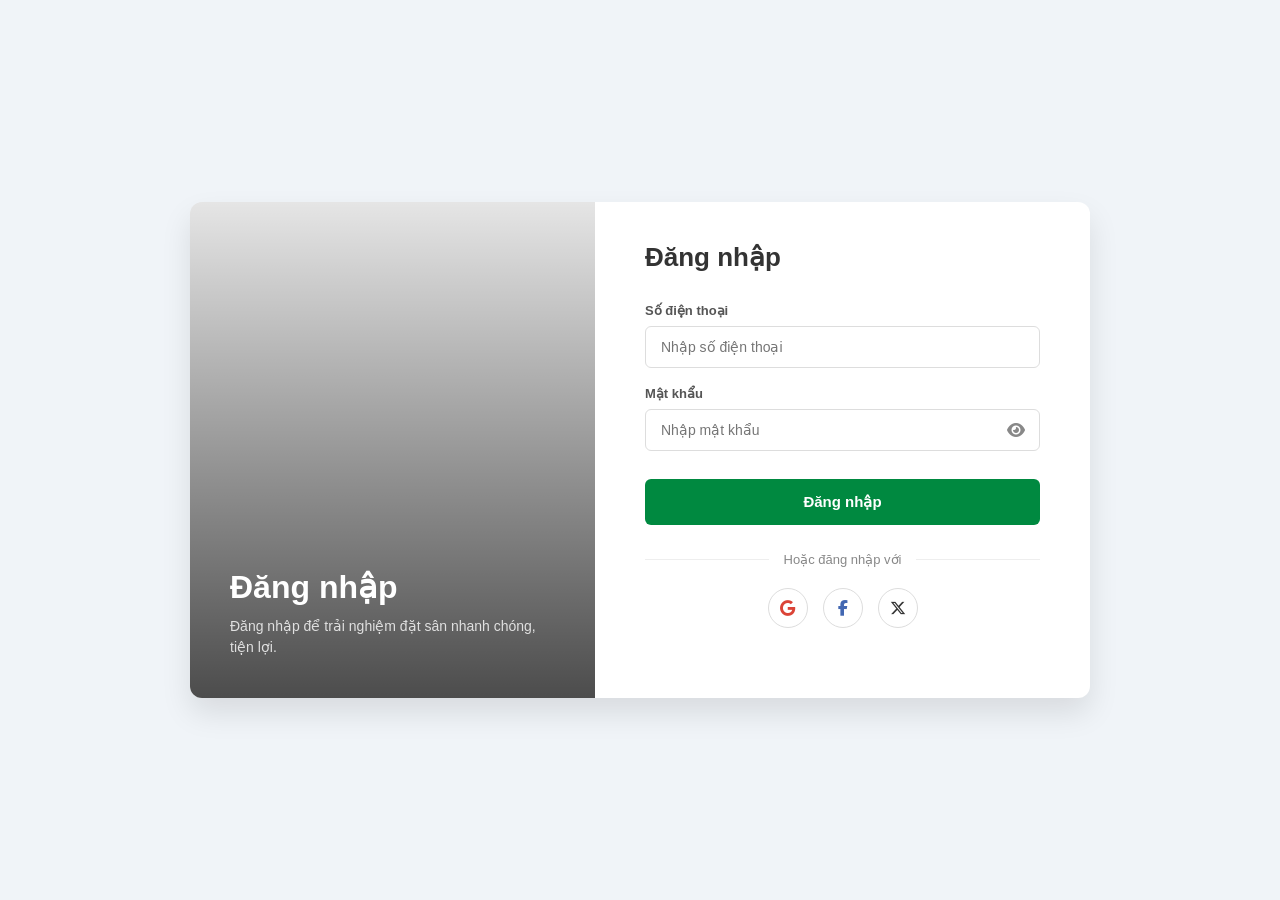
<file: giaodien/dangnhap.html>
<!DOCTYPE html>
<html lang="vi">
<head>
    <meta charset="UTF-8">
    <meta name="viewport" content="width=device-width, initial-scale=1.0">
    <title>Đăng nhập - Booking Football</title>
    <link rel="stylesheet" href="https://cdnjs.cloudflare.com/ajax/libs/font-awesome/6.5.1/css/all.min.css">
    <link rel="stylesheet" href="../dinhdang/style.css">
    <link rel="stylesheet" href="../dinhdang/style_athur.css">
</head>
<body class="auth-page">

    <div class="auth-wrapper">
        <div class="auth-card">
            
            <div class="auth-left">
                <div class="auth-left-content">
                    <h2>Đăng nhập</h2>
                    <p>Đăng nhập để trải nghiệm đặt sân nhanh chóng, tiện lợi.</p>
                </div>
            </div>

            <div class="auth-right">
                <h2 class="auth-title">Đăng nhập</h2>

                <form id="loginForm">
                   
                    <div class="input-group">
                        <label>Số điện thoại</label>
                        <input type="text" id="soDienThoai" placeholder="Nhập số điện thoại">
                    </div>


                    <div class="input-group">
                        <label>Mật khẩu</label>
                        <div class="password-box">
                            <input type="password" id="passInput" placeholder="Nhập mật khẩu">
                            <i class="fas fa-eye toggle-password" id="togglePass"></i>
                        </div>
                    </div>

                    <button type="submit" class="btn-submit">Đăng nhập</button>
                </form>

                <div class="social-divider">
                    <span>Hoặc đăng nhập với</span>
                </div>

                <div class="social-login">
                    <button class="social-btn google"><i class="fab fa-google"></i></button>
                    <button class="social-btn facebook"><i class="fab fa-facebook-f"></i></button>
                    <button class="social-btn twitter"><i class="fab fa-x-twitter"></i></button>
                </div>
            </div>
            
        </div>
    </div>

    <script>
        const togglePass = document.getElementById('togglePass');
        const passInput = document.getElementById('passInput');

        togglePass.addEventListener('click', function() {
            // Đổi type của input giữa 'password' và 'text'
            const type = passInput.getAttribute('type') === 'password' ? 'text' : 'password';
            passInput.setAttribute('type', type);
            
            // Đổi icon con mắt
            this.classList.toggle('fa-eye');
            this.classList.toggle('fa-eye-slash');
        });
    </script>
    <script src="../hd/dangnhap.js"></script>
</body>
</html>
</file>
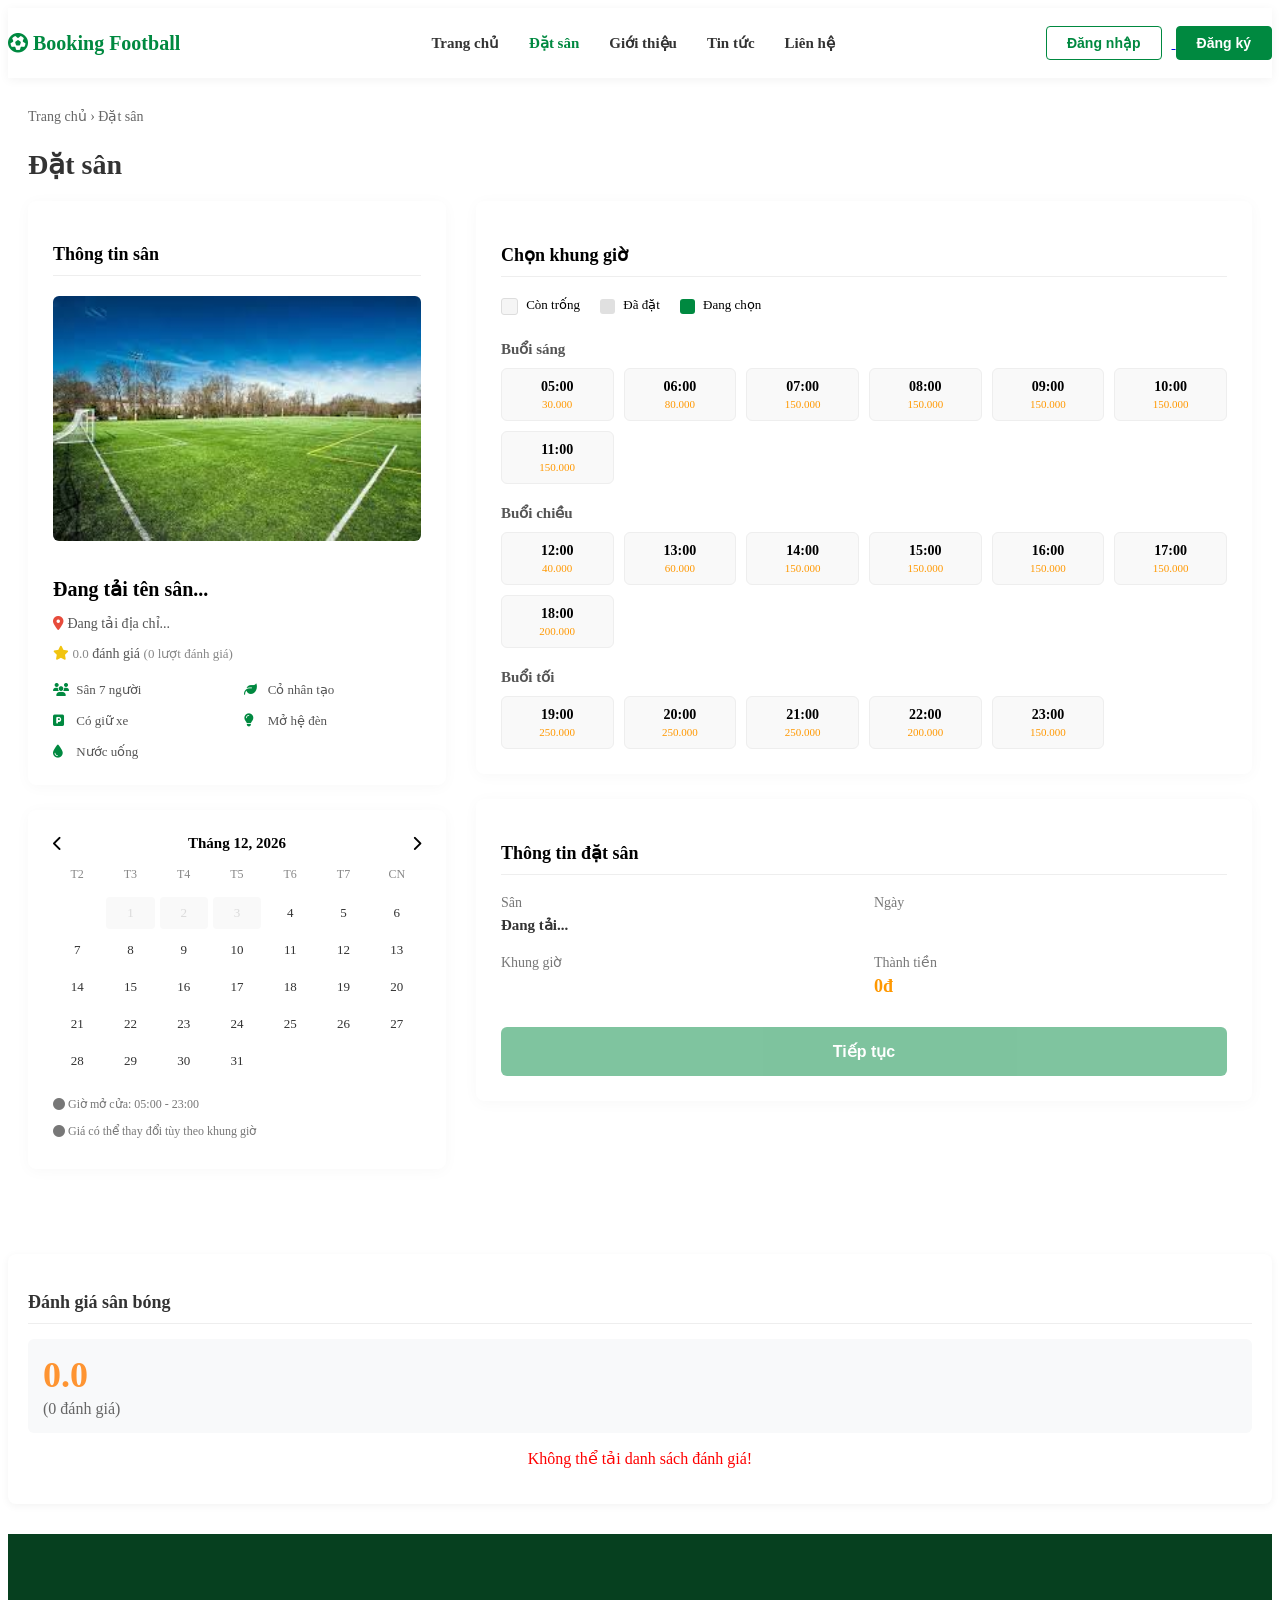
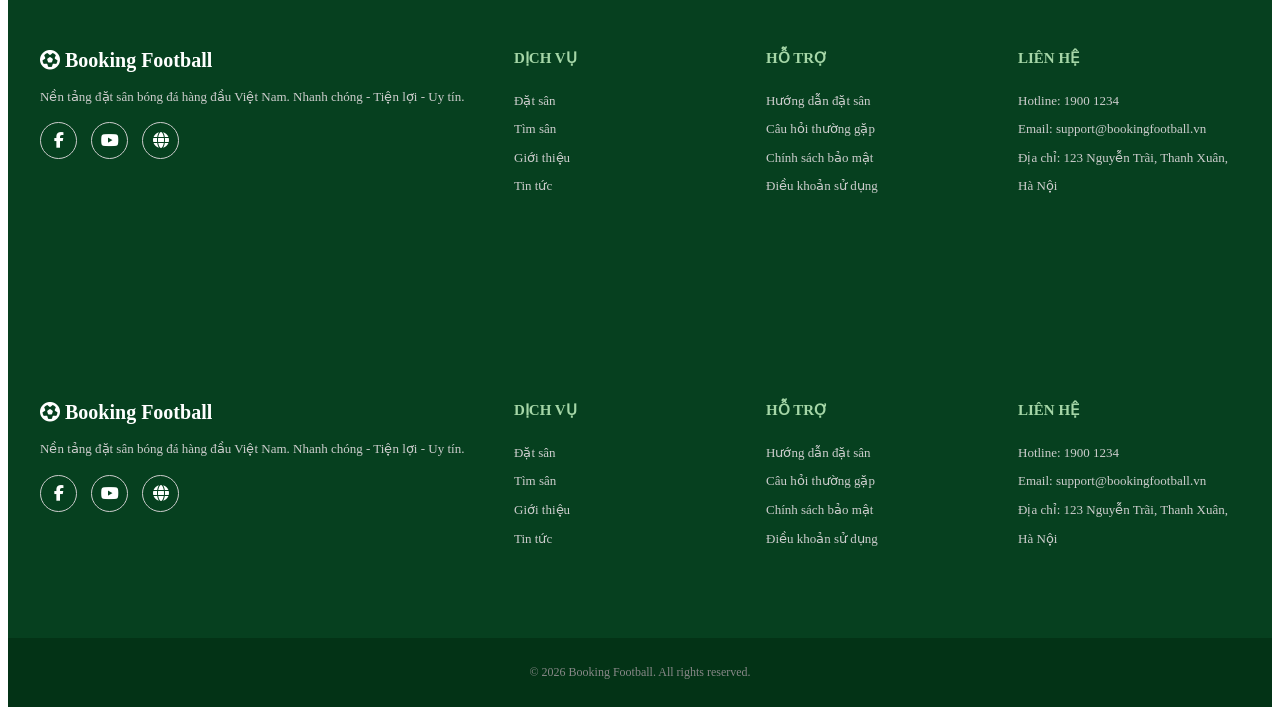
<file: giaodien/datsan.html>
<!doctype html>
<html lang="vi">
  <head>
    <meta charset="UTF-8" />
    <meta name="viewport" content="width=device-width, initial-scale=1.0" />
    <title>Đặt Sân - Booking Football</title>
    <link
      rel="stylesheet"
      href="https://cdnjs.cloudflare.com/ajax/libs/font-awesome/6.5.1/css/all.min.css"
    />
    <link rel="stylesheet" href="../dinhdang/style2.css" />
  </head>

  <body>
    <header class="navbar">
      <div class="container nav-content">
        <div class="logo"><i class="fas fa-futbol"></i> Booking Football</div>

        <ul class="nav-links">
          <li><a href="index.html">Trang chủ</a></li>
          <li><a href="datsan.html" class="active">Đặt sân</a></li>
          <li><a href="#">Giới thiệu</a></li>
          <li><a href="#">Tin tức</a></li>
          <li><a href="#">Liên hệ</a></li>
        </ul>

        <div class="auth-btns" id="auth-buttons">
          <a href="../giaodien/dangnhap.html">
            <button class="btn-outline">Đăng nhập</button>
          </a>
          <a href="../giaodien/dangky.html">
            <button class="btn-solid">Đăng ký</button>
          </a>
        </div>
      </div>
    </header>

    <div class="container main-content">
      <div class="breadcrumb">
        <a href="index.html">Trang chủ</a> &rsaquo; <span>Đặt sân</span>
      </div>

      <h2 class="page-title">Đặt sân</h2>

      <div class="booking-layout">
        <aside class="left-col">
          <div class="booking-card">
            <h3 class="card-title">Thông tin sân</h3>
            <img
              src="../hinhanh/images (1).jpg"
              id="anh-san-chi-tiet"
              alt="Sân"
              class="detail-img"
            />

            <h2 class="field-name-large" id="ten-san-chi-tiet">
              Đang tải tên sân...
            </h2>

            <p class="field-address">
              <i class="fas fa-map-marker-alt text-red"></i>
              <span id="dia-chi-chi-tiet">Đang tải địa chỉ...</span>
            </p>

                <p class="field-rating">
                   <i class="fas fa-star text-yellow"></i> 
                   <span id="top-avg-rating">0.0</span> đánh giá 
                   <span>(<span id="top-total-reviews">0</span> lượt đánh giá)</span>
                </p>

            <div class="facilities-grid">
              <span><i class="fas fa-users"></i> Sân 7 người</span>
              <span><i class="fas fa-leaf"></i> Cỏ nhân tạo</span>
              <span><i class="fas fa-parking"></i> Có giữ xe</span>
              <span><i class="fas fa-lightbulb"></i> Mở hệ đèn</span>
              <span><i class="fas fa-tint"></i> Nước uống</span>
            </div>
          </div>

          <div class="booking-card">
            <div class="calendar-header">
              <i class="fas fa-chevron-left" id="prev-month"></i>
              <strong id="calendar-title"></strong>
              <i class="fas fa-chevron-right" id="next-month"></i>
            </div>

            <div class="calendar-grid" id="calendar-grid"></div>

            <div class="calendar-notes">
              <p><i class="fas fa-circle"></i> Giờ mở cửa: 05:00 - 23:00</p>
              <p>
                <i class="fas fa-circle"></i> Giá có thể thay đổi tùy theo khung
                giờ
              </p>
            </div>
          </div>
        </aside>

        <main class="right-col">
          <div class="booking-card">
            <h3 class="card-title">Chọn khung giờ</h3>

            <div class="time-legend">
              <span
                ><div class="legend-box available"></div>
                Còn trống</span
              >
              <span
                ><div class="legend-box booked"></div>
                Đã đặt</span
              >
              <span
                ><div class="legend-box selected"></div>
                Đang chọn</span
              >
            </div>

            <h4 class="time-section-title">Buổi sáng</h4>
            <div class="time-grid">
              <div class="time-slot available">
                <strong>05:00</strong><span>30.000</span>
              </div>
              <div class="time-slot available">
                <strong>06:00</strong><span>80.000</span>
              </div>
              <div class="time-slot available">
                <strong>07:00</strong><span>150.000</span>
              </div>
              <div class="time-slot available">
                <strong>08:00</strong><span>150.000</span>
              </div>
              <div class="time-slot available">
                <strong>09:00</strong><span>150.000</span>
              </div>
              <div class="time-slot available">
                <strong>10:00</strong><span>150.000</span>
              </div>
              <div class="time-slot available">
                <strong>11:00</strong><span>150.000</span>
              </div>
            </div>

            <h4 class="time-section-title">Buổi chiều</h4>
            <div class="time-grid">
              <div class="time-slot available">
                <strong>12:00</strong><span>40.000</span>
              </div>
              <div class="time-slot available">
                <strong>13:00</strong><span>60.000</span>
              </div>
              <div class="time-slot available">
                <strong>14:00</strong><span>150.000</span>
              </div>
              <div class="time-slot available">
                <strong>15:00</strong><span>150.000</span>
              </div>
              <div class="time-slot available">
                <strong>16:00</strong><span>150.000</span>
              </div>
              <div class="time-slot available">
                <strong>17:00</strong><span>150.000</span>
              </div>
              <div class="time-slot available">
                <strong>18:00</strong><span>200.000</span>
              </div>
            </div>

            <h4 class="time-section-title">Buổi tối</h4>
            <div class="time-grid">
              <div class="time-slot available">
                <strong>19:00</strong><span>250.000</span>
              </div>
              <div class="time-slot available">
                <strong>20:00</strong><span>250.000</span>
              </div>
              <div class="time-slot available">
                <strong>21:00</strong><span>250.000</span>
              </div>
              <div class="time-slot available">
                <strong>22:00</strong><span>200.000</span>
              </div>
              <div class="time-slot available">
                <strong>23:00</strong><span>150.000</span>
              </div>
            </div>
          </div>

          <div class="booking-card">
            <h3 class="card-title">Thông tin đặt sân</h3>

            <div class="summary-grid">
              <div class="summary-item">
                <span>Sân</span>
                <strong id="summary-ten-san">Đang tải...</strong>
              </div>

              <div class="summary-item">
                <span>Ngày</span>
                <strong id="summary-ngay"></strong>
              </div>

              <div class="summary-item">
                <span>Khung giờ</span>
                <strong id="summary-gio"></strong>
              </div>

              <div class="summary-item">
                <span>Thành tiền</span>
                <strong id="summary-tien" class="total-price">0đ</strong>
              </div>
            </div>

            <button id="btn-tiep-tuc" class="btn-continue">Tiếp tục</button>
          </div>
        </main>
      </div>
    </div>
</div>

<div class="booking-card" style="margin-top: 30px; background: #fff; padding: 20px; border-radius: 8px; box-shadow: 0 2px 8px rgba(0,0,0,0.05); clear: both;">
        <h3 class="card-title" style="font-size: 18px; font-weight: bold; margin-bottom: 15px; color: #333;">Đánh giá sân bóng</h3>
        
        <div class="review-summary mb-3" style="background:#f8f9fa; padding:15px; border-radius:6px;">
            <div class="d-flex align-items-center" style="gap: 15px;">
                <h2 class="mb-0 text-warning" id="avgRating" style="font-size: 36px; font-weight: bold; color: #fe9431; margin: 0;">0.0</h2>
                <div>
                    <div id="starSummary" style="font-size:20px; color: #fe9431; display: flex; gap: 2px;"></div>
                    <div class="text-muted small" id="totalReviews" style="color: #666; margin-top: 4px;">(0 đánh giá)</div>
                </div>
            </div>
        </div>

        <div id="area-viet-danh-gia" style="display: none; margin-bottom: 25px; border-bottom: 1px dashed #eee; padding-bottom: 20px;">
            <h4 style="font-size: 14px; margin-bottom: 10px; color: #333; font-weight: bold;">Chia sẻ trải nghiệm của bạn</h4>
            
            <div class="rating-stars-input" style="margin-bottom: 12px; font-size: 24px; color: #ccc; display: flex; gap: 5px;">
                <span class="star-clickable" data-value="1" style="cursor: pointer;"><i class="far fa-star"></i></span>
                <span class="star-clickable" data-value="2" style="cursor: pointer;"><i class="far fa-star"></i></span>
                <span class="star-clickable" data-value="3" style="cursor: pointer;"><i class="far fa-star"></i></span>
                <span class="star-clickable" data-value="4" style="cursor: pointer;"><i class="far fa-star"></i></span>
                <span class="star-clickable" data-value="5" style="cursor: pointer;"><i class="far fa-star"></i></span>
                <input type="hidden" id="review-rating-value" value="0">
            </div>

            <textarea id="review-comment" placeholder="Sân tốt, cỏ mượt, đèn sáng không bồ?..." 
                      style="width: 100%; height: 80px; padding: 10px; border: 1px solid #ddd; border-radius: 4px; resize: none; font-size: 13px; margin-bottom: 10px; box-sizing: border-box;"></textarea>
            
            <button id="btn-gui-danh-gia" class="btn-solid" style="width: 100%; padding: 11px; font-size: 14px; background: #28a745; color: white; border: none; border-radius: 4px; cursor: pointer; font-weight: bold;">Gửi đánh giá</button>
        </div>

        <div id="danh-sach-reviews">
            <p style="font-size: 13px; color: #888; text-align: center;">Đang tải đánh giá từ hệ thống...</p>
        </div>
    </div>


<footer class="site-footer">
    <div class="container footer-grid">
        <div>
            <h3><i class="fas fa-futbol"></i> Booking Football</h3>
            <p>Nền tảng đặt sân bóng đá hàng đầu Việt Nam. Nhanh chóng - Tiện lợi - Uy tín.</p>
            <div class="social-icons">
                <i class="fab fa-facebook-f"></i>
                <i class="fab fa-youtube"></i>
                <i class="fas fa-globe"></i>
            </div>
        </div>

        <div>
            <h4>DỊCH VỤ</h4>
            <ul>
                <li>Đặt sân</li>
                <li>Tìm sân</li>
                <li>Giới thiệu</li>
                <li>Tin tức</li>
            </ul>
        </div>

        <div>
            <h4>HỖ TRỢ</h4>
            <ul>
                <li>Hướng dẫn đặt sân</li>
                <li>Câu hỏi thường gặp</li>
                <li>Chính sách bảo mật</li>
                <li>Điều khoản sử dụng</li>
            </ul>
        </div>

        <div>
            <h4>LIÊN HỆ</h4>
            <ul>
                <li>Hotline: 1900 1234</li>
                <li>Email: support@bookingfootball.vn</li>
                <li>Địa chỉ: 123 Nguyễn Trãi, Thanh Xuân, Hà Nội</li>
            </ul>
        </div>
    </div>

    <footer class="site-footer">
      <div class="container footer-grid">
        <div>
          <h3><i class="fas fa-futbol"></i> Booking Football</h3>
          <p>
            Nền tảng đặt sân bóng đá hàng đầu Việt Nam. Nhanh chóng - Tiện lợi -
            Uy tín.
          </p>
          <div class="social-icons">
            <i class="fab fa-facebook-f"></i>
            <i class="fab fa-youtube"></i>
            <i class="fas fa-globe"></i>
          </div>
        </div>

        <div>
          <h4>DỊCH VỤ</h4>
          <ul>
            <li>Đặt sân</li>
            <li>Tìm sân</li>
            <li>Giới thiệu</li>
            <li>Tin tức</li>
          </ul>
        </div>

        <div>
          <h4>HỖ TRỢ</h4>
          <ul>
            <li>Hướng dẫn đặt sân</li>
            <li>Câu hỏi thường gặp</li>
            <li>Chính sách bảo mật</li>
            <li>Điều khoản sử dụng</li>
          </ul>
        </div>

        <div>
          <h4>LIÊN HỆ</h4>
          <ul>
            <li>Hotline: 1900 1234</li>
            <li>Email: support@bookingfootball.vn</li>
            <li>Địa chỉ: 123 Nguyễn Trãi, Thanh Xuân, Hà Nội</li>
          </ul>
        </div>
      </div>

      <div class="footer-bottom">
        <p>© 2026 Booking Football. All rights reserved.</p>
      </div>
    </footer>


<script src="../hd/obox1.js"></script>
<script src="../hd/datsanimage.js"></script>
<script src="../hd/review.js"></script>

    <script>
      const params = new URLSearchParams(window.location.search);
      const id = params.get("id");

      let currentDate = new Date();
      let selectedDate = null;
      let selectedHour = null;
      let selectedPrice = 0;

      const btnTiepTuc = document.getElementById("btn-tiep-tuc");
      const calendarGrid = document.getElementById("calendar-grid");
      const calendarTitle = document.getElementById("calendar-title");

      const summaryTenSan = document.getElementById("summary-ten-san");
      const summaryNgay = document.getElementById("summary-ngay");
      const summaryGio = document.getElementById("summary-gio");
      const summaryTien = document.getElementById("summary-tien");

      btnTiepTuc.disabled = true;

      function checkBookingReady() {
        btnTiepTuc.disabled = !(selectedDate && selectedHour);
      }

      if (id && id !== "undefined") {
        fetch("http://localhost:8080/api/fields/" + id)
          .then((res) => res.json())
          .then((field) => {
            document.getElementById("ten-san-chi-tiet").innerText =
              field.fieldName;
            document.getElementById("dia-chi-chi-tiet").innerText =
              field.address;
            summaryTenSan.innerText = field.fieldName;
          })
          .catch((error) => console.error("Lỗi lấy sân:", error));
      } else {
        alert("Không tìm thấy ID sân. Vui lòng quay lại trang chủ chọn sân.");
      }

      function formatDateVN(date) {
        return date.toLocaleDateString("vi-VN");
      }

      function isPastDate(date) {
        const today = new Date();
        today.setHours(0, 0, 0, 0);

        const checkDate = new Date(date);
        checkDate.setHours(0, 0, 0, 0);

        return checkDate < today;
      }

      function getDateStringLocal(date) {
        const yyyy = date.getFullYear();
        const mm = String(date.getMonth() + 1).padStart(2, "0");
        const dd = String(date.getDate()).padStart(2, "0");
        return `${yyyy}-${mm}-${dd}`;
      }

      function renderCalendar() {
        calendarGrid.innerHTML = "";

        const year = currentDate.getFullYear();
        const month = currentDate.getMonth();

        calendarTitle.innerText = `Tháng ${month + 1}, ${year}`;

        const dayNames = ["T2", "T3", "T4", "T5", "T6", "T7", "CN"];

        dayNames.forEach((day) => {
          const div = document.createElement("div");
          div.className = "cal-day-name";
          div.innerText = day;
          calendarGrid.appendChild(div);
        });

        const firstDay = new Date(year, month, 1);
        const lastDate = new Date(year, month + 1, 0).getDate();

        let startDay = firstDay.getDay();
        startDay = startDay === 0 ? 7 : startDay;

        for (let i = 1; i < startDay; i++) {
          const empty = document.createElement("div");
          empty.className = "cal-day empty";
          calendarGrid.appendChild(empty);
        }

        for (let day = 1; day <= lastDate; day++) {
          const date = new Date(year, month, day);

          const div = document.createElement("div");
          div.className = "cal-day";
          div.innerText = day;

          if (isPastDate(date)) {
            div.classList.add("disabled");
          } else {
            div.addEventListener("click", async function () {
              document
                .querySelectorAll(".cal-day")
                .forEach((d) => d.classList.remove("active"));

              div.classList.add("active");

              selectedDate = date;
              summaryNgay.innerText = formatDateVN(date);

              checkBookingReady();
              await loadBookedHours();
            });
          }

          calendarGrid.appendChild(div);
        }
      }

      document
        .getElementById("prev-month")
        .addEventListener("click", function () {
          currentDate.setMonth(currentDate.getMonth() - 1);
          renderCalendar();
        });

      document
        .getElementById("next-month")
        .addEventListener("click", function () {
          currentDate.setMonth(currentDate.getMonth() + 1);
          renderCalendar();
        });

      document.querySelectorAll(".time-slot").forEach((slot) => {
        slot.addEventListener("click", function () {
          if (slot.classList.contains("booked")) return;

          document
            .querySelectorAll(".time-slot")
            .forEach((s) => s.classList.remove("selected"));

          slot.classList.add("selected");

          selectedHour = slot.querySelector("strong").innerText;

          selectedPrice = parseInt(
            slot.querySelector("span").innerText.replace(/\./g, ""),
          );

          summaryGio.innerText = selectedHour;
          summaryTien.innerText = selectedPrice.toLocaleString("vi-VN") + "đ";

          checkBookingReady();
        });
      });

      btnTiepTuc.addEventListener("click", async function () {
        if (!selectedDate) {
          alert("Chọn ngày");
          return;
        }

        if (!selectedHour) {
          alert("Chọn giờ");
          return;
        }

        const userId = localStorage.getItem("userId");

        if (!userId) {
          alert("Vui lòng đăng nhập");
          return;
        }

        const dateString = getDateStringLocal(selectedDate);
        const startTime = `${dateString}T${selectedHour}:00`;

        const bookingData = {
          userId: Number(userId),
          pitchId: Number(id),
          startTime: startTime,
          hours: 1,
          totalPrice: selectedPrice,
        };

        console.log("BOOKING DATA:", bookingData);

        try {
          const response = await fetch("http://localhost:8080/api/bookings", {
            method: "POST",
            headers: {
              "Content-Type": "application/json",
            },
            body: JSON.stringify(bookingData),
          });

          const text = await response.text();

          let result = {};
          try {
            result = JSON.parse(text);
          } catch (e) {
            result = { message: text };
          }

          if (!response.ok) {
            throw new Error(result.message || "Đặt sân thất bại");
          }

          localStorage.removeItem("bookingStatus");

          localStorage.setItem("bookingId", result.id);
          localStorage.setItem("bookingField", summaryTenSan.innerText);
          localStorage.setItem("bookingDate", summaryNgay.innerText);
          localStorage.setItem("bookingTime", summaryGio.innerText);
          localStorage.setItem("bookingPrice", summaryTien.innerText);

          window.location.href = "thanhtoan.html";
        } catch (err) {
          alert(err.message);
        }
      });

      async function loadBookedHours() {
        if (!selectedDate || !id || id === "undefined") return;

        try {
          const response = await fetch(
            `http://localhost:8080/api/bookings/field/${id}`,
          );

          if (!response.ok) {
            console.error("API lỗi:", response.status);
            return;
          }

          const bookings = await response.json();

          if (!Array.isArray(bookings)) {
            console.error("bookings không phải mảng:", bookings);
            return;
          }

          document.querySelectorAll(".time-slot").forEach((slot) => {
            slot.classList.remove("booked");
          });

          const selectedDateString = getDateStringLocal(selectedDate);

          bookings.forEach((booking) => {
            const bookingDate = booking.startTime.split("T")[0];

            if (bookingDate !== selectedDateString) return;

            const bookingHour = booking.startTime.substring(11, 16);

            document.querySelectorAll(".time-slot").forEach((slot) => {
              const hour = slot.querySelector("strong").innerText;

              if (hour === bookingHour) {
                slot.classList.add("booked");
              }
            });
          });
        } catch (error) {
          console.error("Lỗi loadBookedHours:", error);
        }
      }

      renderCalendar();
    </script>

    <script>
      const authButtons = document.getElementById("auth-buttons");
      const isLogin = localStorage.getItem("isLogin");
      const fullName = localStorage.getItem("fullName");

      if (isLogin === "true") {
        authButtons.innerHTML = `
        <span style="font-weight:bold;color:#008940;">
            Xin chào, ${fullName || "người dùng"}
        </span>

        <a href="Quanlidon.html">
            <button class="btn-solid" style="background-color:#17a2b8;">
                Lịch sử đặt sân
            </button>
        </a>

        <button onclick="logout()" class="btn-outline">
            Đăng xuất
        </button>
    `;
      }

      function logout() {
        localStorage.removeItem("userId");
        localStorage.removeItem("fullName");
        localStorage.removeItem("phone");
        localStorage.removeItem("isLogin");

        window.location.href = "dangnhap.html";
      }
    </script>
  </body>
</html>
</file>
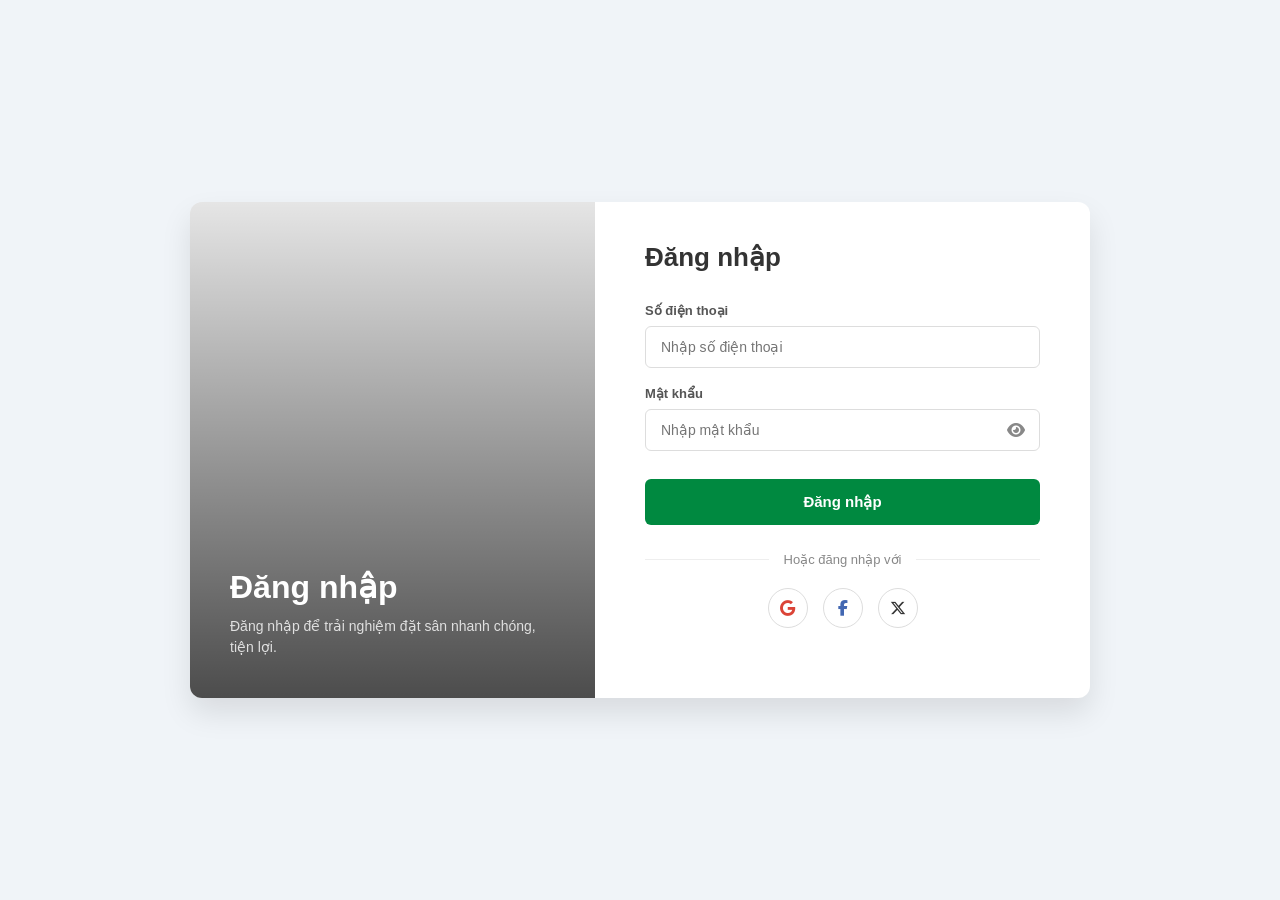
<file: giaodien/Quanlidon.html>
<!DOCTYPE html>
<html lang="vi">
<head>
    <meta charset="UTF-8">
    <meta name="viewport" content="width=device-width, initial-scale=1.0">
    <title>Quản lý đơn đặt sân</title>
    <link rel="stylesheet" href="../dinhdang/style.css">
    <style>
        * {
            margin: 0;
            padding: 0;
            box-sizing: border-box;
        }

        body {
            background-color: #f5f7f9;
            font-family: "Segoe UI", Tahoma, Geneva, Verdana, sans-serif;
        }

        .page-header {
            background: linear-gradient(135deg, #008940 0%, #006b32 100%);
            color: white;
            padding: 20px;
            margin-bottom: 30px;
            display: flex;
            align-items: center;
            gap: 15px;
            box-shadow: 0 2px 8px rgba(0,0,0,0.1);
        }

        .page-header a {
            color: white;
            text-decoration: none;
            font-size: 18px;
            cursor: pointer;
            transition: opacity 0.3s ease;
            display: flex;
            align-items: center;
            gap: 5px;
        }

        .page-header a:hover {
            opacity: 0.8;
        }
        .container { max-width: 1000px; margin: 0 auto; padding: 20px; }
        
        /* Thêm CSS dạng lưới để xếp các thẻ Card đẹp mắt */
        .booking-container {
            display: grid;
            grid-template-columns: repeat(auto-fill, minmax(320px, 1fr));
            gap: 20px;
            margin-top: 20px;
        }

        .booking-card {
            border: 1px solid #ddd;
            border-radius: 12px;
            padding: 16px;
            background: #fff;
            box-shadow: 0 2px 8px rgba(0,0,0,0.1);
            border-top: 4px solid #008940;
        }

        .booking-card {
            border: 1px solid #e0e0e0;
            border-radius: 12px;
            padding: 20px;
            margin-bottom: 20px;
            background: white;
            box-shadow: 0 2px 8px rgba(0,0,0,0.08);
            transition: all 0.3s ease;
        }

        .booking-card:hover {
            box-shadow: 0 4px 16px rgba(0,0,0,0.12);
            transform: translateY(-2px);
        }
        .booking-card h3 { margin-top: 0; color: #333; border-bottom: 1px solid #eee; padding-bottom: 10px;}
        .status {
            font-weight: 600;
            padding: 6px 14px;
            border-radius: 20px;
            display: inline-block;
            font-size: 12px;
            text-transform: uppercase;
            letter-spacing: 0.5px;
        }

        .status.pending {
            background: #fff3cd;
            color: #856404;
            border: 1px solid #ffeaa7;
        }

        .status.confirmed {
            background: #d4edda;
            color: #155724;
            border: 1px solid #c3e6cb;
        }

        .status.cancelled {
            background: #f8d7da;
            color: #721c24;
            border: 1px solid #f5c6cb;
        }

        .status.completed {
            background: #d1ecf1;
            color: #0c5460;
            border: 1px solid #bee5eb;
        }

        .status.no_show {
            background: #e2e3e5;
            color: #383d41;
            border: 1px solid #d6d8db;
        }

        .booking-footer {
            display: flex;
            justify-content: space-between;
            align-items: center;
            padding-top: 16px;
            border-top: 1px solid #e0e0e0;
        }

        .booking-price {
            font-size: 20px;
            font-weight: 700;
            color: #008940;
        }

        .btn-cancel {
            background-color: #fff;
            color: #dc3545;
            border: 1px solid #dc3545;
            padding: 8px 16px;
            border-radius: 6px;
            cursor: pointer;
            margin-top: 15px;
            font-size: 14px;
            font-weight: bold;
            width: 100%;
            transition: all 0.3s;
        }
        .btn-cancel:hover { background-color: #dc3545; color: white; }
        .btn-cancel:disabled {
            background-color: #aaa;
            cursor: not-allowed;
            border: none;
            color: white;
        }
        h2 { color: #2c3e50; margin-bottom: 10px; text-align: center; }
        #message { 
            color: #d32f2f;
            margin-top: 20px;
            padding: 16px;
            background: #ffebee;
            border-radius: 8px;
            display: none;
            text-align: center;
            font-weight: bold;
        }

        .empty-state-icon {
            font-size: 48px;
            margin-bottom: 16px;
        }

        .empty-state-text {
            font-size: 16px;
            font-weight: 500;
            margin-bottom: 8px;
        }

        .empty-state-subtext {
            font-size: 14px;
            color: #aaa;
        }

        .loading {
            text-align: center;
            padding: 40px 20px;
            display: none;
        }

        .loading-spinner {
            display: inline-block;
            width: 40px;
            height: 40px;
            border: 4px solid #f0f0f0;
            border-top: 4px solid #008940;
            border-radius: 50%;
            animation: spin 1s linear infinite;
            margin-bottom: 16px;
        }

        @keyframes spin {
            0% { transform: rotate(0deg); }
            100% { transform: rotate(360deg); }
        }

        .loading-text {
            color: #008940;
            font-weight: 600;
            font-size: 16px;
        }

        .filter-section {
            display: none;
            gap: 12px;
            margin-bottom: 24px;
            flex-wrap: wrap;
        }

        .filter-btn {
            padding: 8px 16px;
            border: 2px solid #ddd;
            background: white;
            border-radius: 6px;
            cursor: pointer;
            font-size: 14px;
            font-weight: 600;
            transition: all 0.3s ease;
            color: #666;
        }

        .filter-btn:hover {
            border-color: #008940;
            color: #008940;
        }

        .filter-btn.active {
            background: #008940;
            color: white;
            border-color: #008940;
        }

        @media (max-width: 768px) {
            .page-header {
                flex-direction: column;
                align-items: flex-start;
            }

            .page-header h1 {
                width: 100%;
                margin-top: 10px;
            }

            .booking-details {
                grid-template-columns: 1fr;
            }

            .booking-footer {
                flex-direction: column;
                align-items: flex-start;
                gap: 12px;
            }

            .container {
                padding: 12px;
            }
        }
    </style>
</head>
<body>
    <div class="page-header">
        <a href="javascript:history.back()">← Quay lại</a>
        <h1 style="margin: 0; flex: 1; text-align: center;">Quản lý đặt sân</h1>
    </div>
    
    <div class="container">
        <h2>Lịch sử đặt sân của tôi</h2>
        <div id="message"></div>
        <div id="loading" class="loading" style="display: none;">Đang tải dữ liệu...</div>
        
        <div id="bookingList" class="booking-container">
            <p style="text-align: center; width: 100%; color: #666;">Đang kết nối để tải dữ liệu...</p>
        </div>
    </div>

    <script src="../hd/Quanlidon.js"></script>
</body>
</html>
</file>
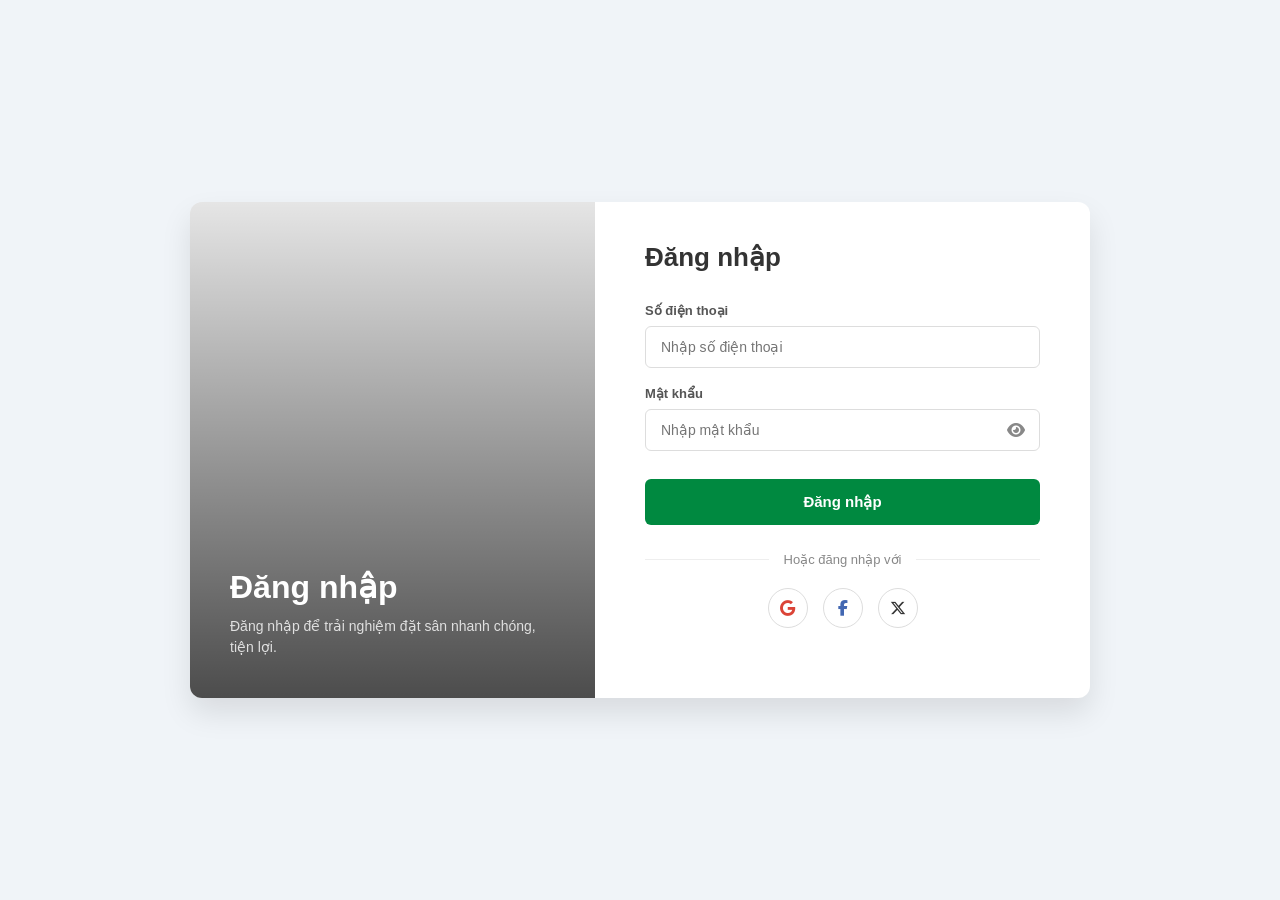
<file: giaodien/taikhoan.html>
<!doctype html>
<html lang="vi">
  <head>
    <meta charset="UTF-8" />
    <meta name="viewport" content="width=device-width, initial-scale=1.0" />
    <title>Tài khoản cá nhân - Booking Football</title>

    <link
      rel="stylesheet"
      href="https://cdnjs.cloudflare.com/ajax/libs/font-awesome/6.5.1/css/all.min.css"
    />
    <link rel="stylesheet" href="../dinhdang/style.css" />
    <link rel="stylesheet" href="../dinhdang/style2.css" />
  </head>
  <body>
    <header class="navbar">
      <div class="container nav-content">
        <div class="logo"><i class="fas fa-futbol"></i> Booking Football</div>

        <ul class="nav-links">
          <li><a href="index.html">Trang chủ</a></li>
          <li><a href="datsan.html">Đặt sân</a></li>
          <li><a href="Quanlidon.html">Lịch sử đặt sân</a></li>
          <li><a href="taikhoan.html" class="active">Tài khoản</a></li>
        </ul>

        <div class="auth-btns">
          <button onclick="logout()" class="btn-outline">Đăng xuất</button>
        </div>
      </div>
    </header>

    <main class="container account-page">
      <div class="account-title-box">
        <h1><i class="fas fa-user-circle"></i> Tài khoản cá nhân</h1>
        <p>
          Cập nhật thông tin cá nhân, số điện thoại đăng nhập và mật khẩu của
          bạn.
        </p>
      </div>

      <div class="account-layout">
        <!-- Cập nhật thông tin -->
        <section class="account-card">
          <h2>Cập nhật thông tin cá nhân</h2>

          <form id="profileForm">
            <div class="input-group">
              <label>Họ và tên</label>
              <input
                type="text"
                id="fullName"
                placeholder="Nhập họ và tên"
                required
              />
            </div>

            <div class="input-group">
              <label>Số điện thoại đăng nhập mới</label>
              <input
                type="text"
                id="phone"
                placeholder="Nhập số điện thoại"
                required
              />
              <small
                >Sau khi lưu, bạn sẽ đăng nhập bằng số điện thoại mới
                này.</small
              >
            </div>

            <div class="input-group">
              <label>Email</label>
              <input type="email" id="email" placeholder="Email" disabled />
            </div>

            <button type="submit" class="btn-submit">Lưu thông tin</button>
          </form>
        </section>

        <!-- Đổi mật khẩu -->
        <section class="account-card">
          <h2>Sửa mật khẩu</h2>

          <form id="passwordForm">
            <div class="input-group">
              <label>Mật khẩu hiện tại</label>
              <div class="password-box">
                <input
                  type="password"
                  id="oldPassword"
                  placeholder="Nhập mật khẩu hiện tại"
                  required
                />
                <i
                  class="fas fa-eye toggle-password"
                  data-target="oldPassword"
                ></i>
              </div>
            </div>

            <div class="input-group">
              <label>Mật khẩu mới</label>
              <div class="password-box">
                <input
                  type="password"
                  id="newPassword"
                  placeholder="Nhập mật khẩu mới"
                  required
                />
                <i
                  class="fas fa-eye toggle-password"
                  data-target="newPassword"
                ></i>
              </div>
            </div>

            <div class="input-group">
              <label>Nhập lại mật khẩu mới</label>
              <div class="password-box">
                <input
                  type="password"
                  id="confirmPassword"
                  placeholder="Nhập lại mật khẩu mới"
                  required
                />
                <i
                  class="fas fa-eye toggle-password"
                  data-target="confirmPassword"
                ></i>
              </div>
            </div>

            <button type="submit" class="btn-submit">Đổi mật khẩu</button>
          </form>
        </section>
      </div>
    </main>

    <script src="../hd/taikhoan.js"></script>
  </body>
</html>
</file>
<file: dinhdang/style.css>
/* --- CÀI ĐẶT CƠ BẢN --- */
* {
  margin: 0;
  padding: 0;
  box-sizing: border-box;
  font-family: "Segoe UI", Tahoma, Geneva, Verdana, sans-serif;
}

body {
  background-color: #f5f7f9; /* Màu nền xám nhạt */
  color: #333;
}

/* Khung chứa nội dung canh giữa màn hình, rộng tối đa 1200px */
.container {
  max-width: 1200px;
  margin: 0 auto;
  padding: 0 20px;
}

/* --- KHU VỰC 1: BANNER --- */
.hero-section {
  /* Đổi link ảnh ở đây nếu muốn banner khác */
  background:
    linear-gradient(rgba(0, 0, 0, 0.6), rgba(0, 0, 0, 0.6)),
    url("https://images.unsplash.com/photo-1459865264687-595d652de67e?q=80&w=1920")
      center/cover;
  height: 450px;
  display: flex;
  align-items: center;
  color: white;
}

.hero-title {
  font-size: 42px;
  margin-bottom: 15px;
}

.hero-subtitle {
  font-size: 16px;
  margin-bottom: 30px;
  color: #ccc;
  max-width: 600px;
}

.search-box {
  background: white;
  padding: 15px;
  border-radius: 8px;
  display: flex;
  gap: 15px;
  box-shadow: 0 4px 15px rgba(0, 0, 0, 0.1);
}

.search-input {
  flex: 1;
  padding: 12px;
  border: 1px solid #ddd;
  border-radius: 4px;
  font-size: 14px;
}

.btn-search {
  background-color: #008940; /* Xanh lá chuẩn thiết kế */
  color: white;
  border: none;
  padding: 0 30px;
  border-radius: 4px;
  font-weight: bold;
  cursor: pointer;
  transition: 0.3s;
}

.btn-search:hover {
  background-color: #006b32;
}

/* --- KHU VỰC 2: CÁC TIỆN ÍCH --- */
.features-row {
  display: flex;
  justify-content: space-between;
  gap: 20px;
  margin-top: -30px; /* Đẩy trồi lên đè lên banner xíu cho đẹp */
  margin-bottom: 50px;
}

.feature-box {
  background: white;
  flex: 1;
  padding: 20px;
  border-radius: 8px;
  display: flex;
  align-items: center;
  gap: 15px;
  box-shadow: 0 2px 10px rgba(0, 0, 0, 0.05);
}

.feature-icon {
  width: 50px;
  height: 50px;
  background: #e8f5e9;
  color: #008940;
  border-radius: 50%;
  display: flex;
  justify-content: center;
  align-items: center;
  font-size: 20px;
}

.feature-box p {
  font-size: 13px;
  color: #777;
  margin-top: 5px;
}

/* --- KHU VỰC 3: DANH SÁCH SÂN BÓNG --- */
.section-header {
  display: flex;
  justify-content: space-between;
  align-items: center;
  margin-bottom: 25px;
}

.section-header h2 {
  font-size: 24px;
}

.view-all {
  color: #008940;
  text-decoration: none;
  font-weight: bold;
}

/* Chia lưới 3 cột cho máy tính */
.pitch-grid {
  display: grid;
  grid-template-columns: repeat(3, 1fr);
  gap: 25px;
  margin-bottom: 50px;
}

.pitch-card {
  background: white;
  border-radius: 8px;
  overflow: hidden;
  box-shadow: 0 2px 8px rgba(0, 0, 0, 0.08);
  transition: transform 0.2s;
}

.pitch-card:hover {
  transform: translateY(-5px); /* Hiệu ứng nảy lên khi đưa chuột vào */
}

.pitch-img {
  width: 100%;
  height: 200px;
  object-fit: cover;
}

.pitch-info {
  padding: 15px 20px;
}

.pitch-header {
  display: flex;
  justify-content: space-between;
  align-items: center;
  margin-bottom: 10px;
}

.pitch-name {
  font-size: 16px;
  color: #333;
}

.pitch-rating {
  color: #ffc107;
  font-size: 14px;
  font-weight: bold;
}

.pitch-footer {
  display: flex;
  justify-content: space-between;
  align-items: center;
  font-size: 13px;
}

.pitch-location {
  color: #888;
}

.pitch-price {
  color: #008940;
  font-weight: bold;
}

/* --- KHU VỰC 4: BANNER ĐĂNG KÝ --- */
.owner-banner {
  background-color: #e8f5e9;
  padding: 30px 40px;
  border-radius: 8px;
  display: flex;
  justify-content: space-between;
  align-items: center;
  margin-bottom: 50px;
}

.owner-banner p {
  color: #555;
  margin-top: 10px;
}

.btn-register {
  background-color: #008940;
  color: white;
  border: none;
  padding: 15px 30px;
  border-radius: 4px;
  font-weight: bold;
  cursor: pointer;
}

/* --- KHU VỰC 5: FOOTER --- */
.footer {
  background-color: #1a202c;
  color: #a0aec0;
  text-align: center;
  padding: 20px;
  font-size: 14px;
}
/* Canh 2 nút nằm ngang cách nhau một xíu */
.auth-buttons {
  display: flex;
  gap: 15px;
  align-items: center;
  margin-left: 20px; /* Đẩy nó xa xa cái menu một xíu */
}

/* Nút Đăng nhập: Viền xanh, chữ xanh */
.btn-login {
  text-decoration: none;
  color: #00a651;
  font-weight: bold;
  padding: 8px 18px;
  border: 2px solid #00a651;
  border-radius: 6px;
  transition: all 0.3s ease;
}

.btn-login:hover {
  background-color: #00a651;
  color: white;
}

/* Nút Đăng ký: Nền xanh, chữ trắng */
.btn-register {
  text-decoration: none;
  color: white;
  background-color: #00a651;
  font-weight: bold;
  padding: 8px 18px;
  border: 2px solid #00a651;
  border-radius: 6px;
  transition: all 0.3s ease;
}

.btn-register:hover {
  background-color: #008f45;
  border-color: #008f45;
}

body {
  margin: 0;
}

.site-footer {
  width: 100%;
  background: #06401f;
  color: white;
  margin-top: 40px;
}

.footer-grid {
  max-width: 1200px;
  margin: 0 auto;
  padding: 45px 20px;
}

.footer-bottom {
  background: #033316;
  text-align: center;
  padding: 15px;
}
.footer-bottom p {
  font-size: 12px;
  color: #888;
  background-color: #008f45;
  border-color: #008f45;
}
.auth-buttons {
  display: flex;
  align-items: center;
  gap: 16px;
}

.avatar-box {
  display: none;
  position: relative;
}

.avatar-img {
  width: 50px;
  height: 50px;
  border-radius: 50%;
  object-fit: cover;
  cursor: pointer;
}

.avatar-menu {
  display: none;
  position: absolute;
  top: 60px;
  right: 0;
  background-color: white;
  width: 180px;
  box-shadow: 0 4px 12px rgba(0, 0, 0, 0.15);
  border-radius: 8px;
  overflow: hidden;
  z-index: 999;
}

.avatar-menu a {
  display: block;
  padding: 12px 16px;
  color: #333;
  text-decoration: none;
  font-weight: 600;
}

.avatar-menu a:hover {
  background-color: #f2f2f2;
  color: #00a651;
}

/* ================= TÀI KHOẢN CÁ NHÂN ================= */

.account-page {
  padding: 35px 20px 60px;
}

.account-title-box {
  background: white;
  padding: 25px 30px;
  border-radius: 10px;
  box-shadow: 0 2px 10px rgba(0, 0, 0, 0.06);
  margin-bottom: 25px;
}

.account-title-box h1 {
  color: #008940;
  margin-bottom: 8px;
}

.account-title-box p {
  color: #666;
}

.account-layout {
  display: grid;
  grid-template-columns: 1fr 1fr;
  gap: 25px;
  align-items: start;
}

.account-card {
  background: white;
  padding: 28px;
  border-radius: 10px;
  box-shadow: 0 2px 12px rgba(0, 0, 0, 0.08);
}

.account-card h2 {
  margin-bottom: 22px;
  color: #333;
  font-size: 21px;
}

.account-card small {
  display: block;
  margin-top: 6px;
  color: #777;
  font-size: 12px;
}

.account-card input:disabled {
  background: #f1f1f1;
  color: #777;
  cursor: not-allowed;
}

.btn-account {
  text-decoration: none;
  background: #17a2b8;
  color: white;
  padding: 8px 16px;
  border-radius: 6px;
  font-weight: bold;
  display: inline-block;
}

.btn-account:hover {
  opacity: 0.9;
}

@media (max-width: 768px) {
  .account-layout {
    grid-template-columns: 1fr;
  }
}
</file>
<file: dinhdang/style2.css>
/* ==========================================================
   BỔ SUNG CSS CHO TRANG CHI TIẾT ĐẶT SÂN VÀ HEADER/FOOTER
============================================================= */

/* --- HEADER NAVBAR --- */
.navbar {
    background: white;
    box-shadow: 0 2px 10px rgba(0,0,0,0.05);
    position: sticky;
    top: 0;
    z-index: 100;
}

.nav-content {
    display: flex;
    justify-content: space-between;
    align-items: center;
    height: 70px;
}

.logo {
    font-size: 20px;
    font-weight: bold;
    color: #008940;
}

.nav-links {
    list-style: none;
    display: flex;
    gap: 30px;
}

.nav-links a {
    text-decoration: none;
    color: #333;
    font-weight: bold;
    font-size: 15px;
}

.nav-links a.active,
.nav-links a:hover {
    color: #008940;
}

.auth-btns button {
    padding: 8px 20px;
    border-radius: 4px;
    font-weight: bold;
    cursor: pointer;
    border: 1px solid #008940;
    font-size: 14px;
}

.btn-outline {
    background: white;
    color: #008940;
    margin-right: 10px;
}

.btn-solid {
    background: #008940;
    color: white;
}

/* --- MAIN LAYOUT TRANG ĐẶT SÂN --- */
.main-content {
    padding: 30px 20px;
}

.breadcrumb {
    font-size: 14px;
    color: #666;
    margin-bottom: 10px;
}

.breadcrumb a {
    color: #666;
    text-decoration: none;
}

.page-title {
    font-size: 28px;
    margin-bottom: 20px;
    color: #333;
}

.booking-layout {
    display: flex;
    gap: 30px;
}

.left-col {
    width: 35%;
}

.right-col {
    width: 65%;
}

.booking-card {
    background: white;
    border-radius: 8px;
    padding: 25px;
    box-shadow: 0 2px 15px rgba(0,0,0,0.03);
    margin-bottom: 25px;
}

.card-title {
    font-size: 18px;
    margin-bottom: 20px;
    border-bottom: 1px solid #eee;
    padding-bottom: 10px;
}

/* --- CHI TIẾT SÂN --- */
.detail-img {
    width: 100%;
    border-radius: 6px;
    margin-bottom: 15px;
}

.field-name-large {
    font-size: 20px;
    margin-bottom: 10px;
}

.field-address,
.field-rating {
    font-size: 14px;
    color: #555;
    margin-bottom: 8px;
}

.text-red {
    color: #e74c3c;
}

.text-yellow {
    color: #f1c40f;
}

.field-rating span {
    color: #888;
    font-size: 13px;
}

.facilities-grid {
    display: grid;
    grid-template-columns: 1fr 1fr;
    gap: 15px;
    margin-top: 20px;
    font-size: 13px;
    color: #555;
}

.facilities-grid i {
    color: #008940;
    width: 20px;
}

/* --- LỊCH --- */
.calendar-header {
    display: flex;
    justify-content: space-between;
    align-items: center;
    margin-bottom: 15px;
    font-size: 15px;
}

.calendar-grid {
    display: grid;
    grid-template-columns: repeat(7, 1fr);
    gap: 5px;
    text-align: center;
    margin-bottom: 20px;
}

.cal-day-name {
    font-size: 12px;
    color: #888;
    margin-bottom: 10px;
}

.cal-day {
    padding: 8px 0;
    font-size: 13px;
    border-radius: 4px;
    cursor: pointer;
    color: #333;
}

.cal-day:hover {
    background: #f0f0f0;
}

.cal-day.active {
    background: #008940;
    color: white;
    font-weight: bold;
}

.cal-day.disabled {
    opacity: 0.35;
    cursor: not-allowed;
    background: #eee;
    color: #999;
}

.cal-day.empty {
    background: transparent;
    cursor: default;
}

.calendar-notes p {
    font-size: 12px;
    color: #777;
    margin-bottom: 5px;
}

/* --- CHỌN KHUNG GIỜ --- */
.time-legend {
    display: flex;
    gap: 20px;
    margin-bottom: 25px;
    font-size: 13px;
}

.legend-box {
    width: 15px;
    height: 15px;
    display: inline-block;
    vertical-align: middle;
    margin-right: 5px;
    border-radius: 3px;
}

.legend-box.available {
    background: #f5f5f5;
    border: 1px solid #ddd;
}

.legend-box.booked {
    background: #e0e0e0;
}

.legend-box.selected {
    background: #008940;
}

.time-section-title {
    font-size: 15px;
    margin: 20px 0 10px;
    color: #555;
}

.time-grid {
    display: grid;
    grid-template-columns: repeat(6, 1fr);
    gap: 10px;
}

.time-slot {
    border: 1px solid #eee;
    border-radius: 6px;
    padding: 10px 0;
    text-align: center;
    cursor: pointer;
    display: flex;
    flex-direction: column;
}

.time-slot strong {
    font-size: 14px;
}

.time-slot span {
    font-size: 11px;
    color: #ff9800;
    margin-top: 3px;
}

.time-slot.available {
    background: #f9f9f9;
}

.time-slot.available:hover {
    border-color: #008940;
}

.time-slot.booked {
    background: #ddd;
    color: #aaa;
    pointer-events: none;
    opacity: 0.5;
}

.time-slot.booked span {
    color: #aaa;
}

.time-slot.selected {
    background: #008940;
    color: white;
    border: 2px solid #28a745;
}

.time-slot.selected span {
    color: #ffd54f;
}

/* --- SUMMARY THANH TOÁN --- */
.summary-grid {
    display: grid;
    grid-template-columns: 1fr 1fr;
    gap: 20px;
    margin-bottom: 30px;
}

.summary-item {
    display: flex;
    flex-direction: column;
    font-size: 14px;
}

.summary-item span {
    color: #777;
    margin-bottom: 5px;
}

.summary-item strong {
    color: #333;
    font-size: 15px;
}

.total-price {
    color: #ff9800 !important;
    font-size: 18px !important;
}

.btn-continue {
    width: 100%;
    background: #008940;
    color: white;
    border: none;
    padding: 15px;
    border-radius: 6px;
    font-size: 16px;
    font-weight: bold;
    cursor: pointer;
}

.btn-continue:hover {
    background: #006b32;
}

.btn-continue:disabled {
    opacity: 0.5;
    cursor: not-allowed;
}

/* --- FOOTER --- */
.site-footer {
    width: 100%;
    background: #06401f;
    color: white;
    margin-top: 30px;
    padding: 50px 0 0;
}

.footer-grid {
    max-width: 1200px;
    margin: 0 auto 40px;
    padding: 45px 20px;
    display: grid;
    grid-template-columns: 2fr 1fr 1fr 1fr;
    gap: 30px;
    text-align: left;
}

.footer-grid h3 {
    font-size: 20px;
    margin-bottom: 15px;
}

.footer-grid h4 {
    font-size: 15px;
    margin-bottom: 20px;
    color: #a5d6a7;
}

.footer-grid p {
    font-size: 13px;
    color: #ccc;
    line-height: 1.6;
    margin-bottom: 15px;
}

.footer-grid ul {
    list-style: none;
    font-size: 13px;
    color: #ccc;
    line-height: 2.2;
    padding: 0;
    margin: 0;
}

.social-icons i {
    width: 35px;
    height: 35px;
    border: 1px solid #ccc;
    border-radius: 50%;
    text-align: center;
    line-height: 35px;
    margin-right: 10px;
    cursor: pointer;
}

.footer-bottom {
    background: #033316;
    text-align: center;
    padding: 15px;
    font-size: 12px;
    color: #888;
}

/* ================= STYLE CHO KHU VỰC REVIEW SÂN BÓNG ================= */
.review-item {
    padding: 15px 0;
    border-bottom: 1px solid #f1f1f1;
}

.review-item:last-child {
    border-bottom: none;
}

.review-header {
    display: flex;
    justify-content: space-between;
    font-size: 13px;
    margin-bottom: 5px;
}

.review-user {
    font-weight: bold;
    color: #333;
}

.review-stars {
    color: #fe9431;
}

.review-content {
    font-size: 13.5px;
    color: #555;
    line-height: 1.5;
}

.rating-stars-input .star-clickable.selected i {
    color: #fe9431;
    font-weight: 900;
}
</file>
<file: dinhdang/style4.css>
/* =========================================
   GIAO DIỆN DÀNH RIÊNG CHO TRANG ADMIN
========================================= */
.admin-header {
    display: flex; 
    justify-content: space-between; 
    align-items: center; 
    padding: 15px 50px; 
    background-color: white; 
    box-shadow: 0 2px 10px rgba(0, 0, 0, 0.1);
}

.admin-hero {
    padding: 40px 0; 
    background: linear-gradient(rgba(0,0,0,0.7), rgba(0,0,0,0.7)), url('https://images.unsplash.com/photo-1459865264687-595d652de67e?q=80&w=1920') center/cover;
}

.btn-logout {
    background-color: #dc3545; 
    border: none; 
    cursor: pointer; 
    color: white; 
    padding: 10px 15px; 
    border-radius: 4px; 
    font-weight: bold;
}

.btn-logout:hover {
    opacity: 0.8;
}

/* Các nút bấm thao tác (Sửa, Xóa, Thêm) */
.btn-admin-action { 
    padding: 8px 15px; 
    border: none; 
    border-radius: 4px; 
    cursor: pointer; 
    color: white; 
    font-weight: bold; 
    margin-right: 5px;
    transition: opacity 0.2s ease;
}

.btn-admin-action:hover { opacity: 0.8; }
.btn-edit { background-color: #ffc107; color: #000; }
.btn-delete { background-color: #dc3545; }
.btn-add-new { 
    background-color: #00a651; 
    padding: 10px 20px; 
    font-size: 16px; 
    display: inline-block; 
    text-decoration: none;
}
</file>
<file: dinhdang/style_athur.css>
/* ==========================================================
   CSS DÀNH RIÊNG CHO TRANG ĐĂNG KÝ / ĐĂNG NHẬP
============================================================= */

/* Ép toàn bộ body của trang này cao bằng 100% màn hình, căn giữa mọi thứ */
.auth-page {
    background-color: #f0f4f8; /* Màu nền xám xanh nhẹ nhàng */
    display: flex;
    justify-content: center;
    align-items: center;
    min-height: 100vh;
    margin: 0;
}

.auth-wrapper {
    width: 100%;
    padding: 20px;
    display: flex;
    justify-content: center;
}

/* Khung trắng bự chứa nội dung */
.auth-card {
    background: #fff;
    width: 100%;
    max-width: 900px;
    border-radius: 12px;
    overflow: hidden;
    box-shadow: 0 15px 30px rgba(0,0,0,0.1);
    display: flex;
}

/* --- CỘT TRÁI (ẢNH COVER) --- */
.auth-left {
    width: 45%;
    /* Dán link ảnh trái banh trên sân cỏ vào đây */
    background: linear-gradient(rgba(0,0,0,0.1), rgba(0,0,0,0.7)), url('https://images.unsplash.com/photo-1518622358385-8ea7d0794bf6?q=80&w=800') center/cover;
    position: relative;
    display: flex;
    align-items: flex-end; /* Đẩy chữ xuống đáy */
    padding: 40px;
    color: white;
}

.auth-left-content h2 {
    font-size: 32px;
    margin-bottom: 10px;
    font-weight: bold;
}

.auth-left-content p {
    font-size: 14px;
    color: #e0e0e0;
    line-height: 1.5;
}

/* --- CỘT PHẢI (FORM) --- */
.auth-right {
    width: 55%;
    padding: 40px 50px;
}

.auth-title {
    font-size: 26px;
    color: #333;
    margin-bottom: 30px;
}

/* --- Ô NHẬP LIỆU --- */
.input-group {
    margin-bottom: 18px;
}

.input-group label {
    display: block;
    font-size: 13px;
    font-weight: bold;
    color: #555;
    margin-bottom: 8px;
}

.input-group input {
    width: 100%;
    padding: 12px 15px;
    border: 1px solid #ddd;
    border-radius: 6px;
    font-size: 14px;
    transition: 0.3s;
    outline: none;
}

.input-group input:focus {
    border-color: #008940; /* Viền xanh khi click vào */
    box-shadow: 0 0 5px rgba(0, 137, 64, 0.2);
}

/* Box chứa mật khẩu & con mắt */
.password-box {
    position: relative;
}

.toggle-password {
    position: absolute;
    right: 15px;
    top: 50%;
    transform: translateY(-50%);
    color: #888;
    cursor: pointer;
}

/* --- NÚT ĐĂNG KÝ --- */
.btn-submit {
    width: 100%;
    background-color: #008940;
    color: white;
    border: none;
    padding: 14px;
    border-radius: 6px;
    font-size: 15px;
    font-weight: bold;
    cursor: pointer;
    margin-top: 10px;
    transition: 0.3s;
}

.btn-submit:hover {
    background-color: #006b32;
}

/* --- HOẶC ĐĂNG NHẬP VỚI --- */
.social-divider {
    text-align: center;
    margin: 25px 0 20px;
    position: relative;
}

.social-divider::before {
    content: "";
    position: absolute;
    top: 50%;
    left: 0;
    width: 100%;
    height: 1px;
    background: #eee;
    z-index: 1;
}

.social-divider span {
    background: #fff;
    padding: 0 15px;
    color: #888;
    font-size: 13px;
    position: relative;
    z-index: 2;
}

/* Nút mạng xã hội */
.social-login {
    display: flex;
    justify-content: center;
    gap: 15px;
    margin-bottom: 30px;
}

.social-btn {
    width: 40px;
    height: 40px;
    border-radius: 50%;
    border: 1px solid #ddd;
    background: white;
    display: flex;
    justify-content: center;
    align-items: center;
    cursor: pointer;
    transition: 0.3s;
    font-size: 16px;
}

.social-btn:hover { background: #f5f5f5; }
.social-btn.google { color: #db4437; }
.social-btn.facebook { color: #4267B2; }
.social-btn.twitter { color: #333; }

/* --- DÒNG CHUYỂN HƯỚNG --- */
.auth-switch {
    text-align: center;
    font-size: 14px;
    color: #666;
}

.auth-switch a {
    color: #008940;
    font-weight: bold;
    text-decoration: none;
}

.auth-switch a:hover {
    text-decoration: underline;
}
</file>
